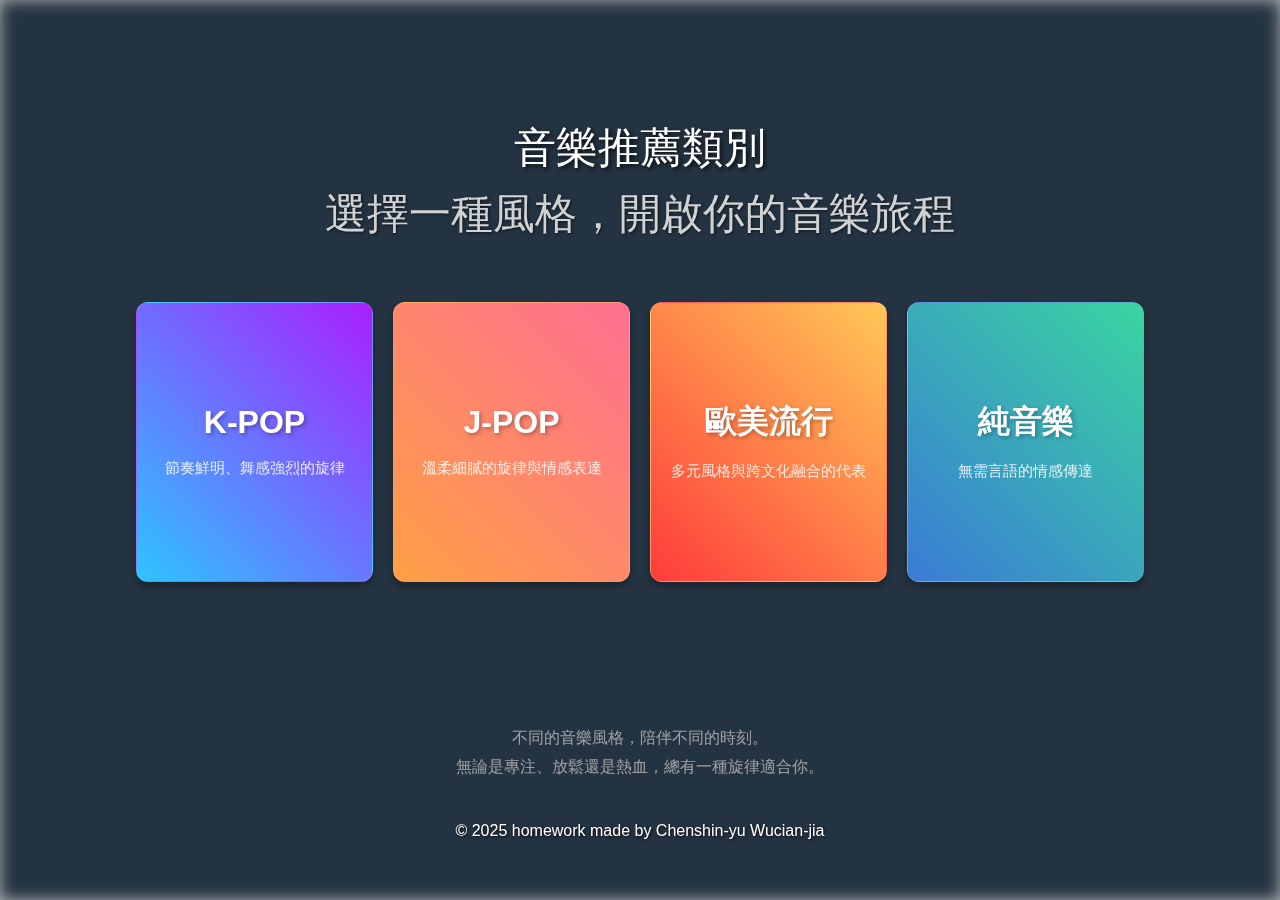
<file: index.html>
<!DOCTYPE html>
<html lang="zh-Hant">
    <head>
        <meta charset="utf-8">
        <title>音樂推薦</title>
        <link rel="stylesheet" href="style1.css">
        <link rel="preconnect" href="https://fonts.googleapis.com">
        <link rel="preconnect" href="https://fonts.gstatic.com" crossorigin>
        <link href="https://fonts.googleapis.com/css2?family=Noto+Sans+TC:wght@400;700&display=swap" rel="stylesheet">
    </head>
<body>
  <div class="bg-container">
    <section class="style-section">
      <div class="section-title">
        音樂推薦類別
        <div class="section-subtitle">
          選擇一種風格，開啟你的音樂旅程
        </div>
      </div>
      <div class="style-grid">
        
        <!-- K-POP 卡片 -->
        <a href="kpop.html" class="style-link">
          <div class="style-card kpop">
            <div class="style-name">K-POP</div>
            <div class="style-desc">節奏鮮明、舞感強烈的旋律</div>
          </div>
        </a>

        <!-- J-POP 卡片 -->
        <a href="jpop.html" class="style-link">
          <div class="style-card jpop">
            <div class="style-name">J-POP</div>
            <div class="style-desc">溫柔細膩的旋律與情感表達</div>
          </div>
        </a>

        <!-- 歐美流行 卡片 -->
        <a href="westernpop.html" class="style-link">
          <div class="style-card western">
            <div class="style-name">歐美流行</div>
            <div class="style-desc">多元風格與跨文化融合的代表</div>
          </div>
        </a>

        <!-- 純音樂 卡片 -->
        <a href="instrumental.html" class="style-link">
          <div class="style-card instrumental">
            <div class="style-name">純音樂</div>
            <div class="style-desc">無需言語的情感傳達</div>
          </div>
        </a>


      </div>
    </section>
    <div class="bottom-area">
      <div class="intro-box">
        不同的音樂風格，陪伴不同的時刻。<br>
        無論是專注、放鬆還是熱血，總有一種旋律適合你。
      </div>
    <div class="footer">© 2025 homework made by Chenshin-yu Wucian-jia</div>
  </div>
</body>
</html>
</file>
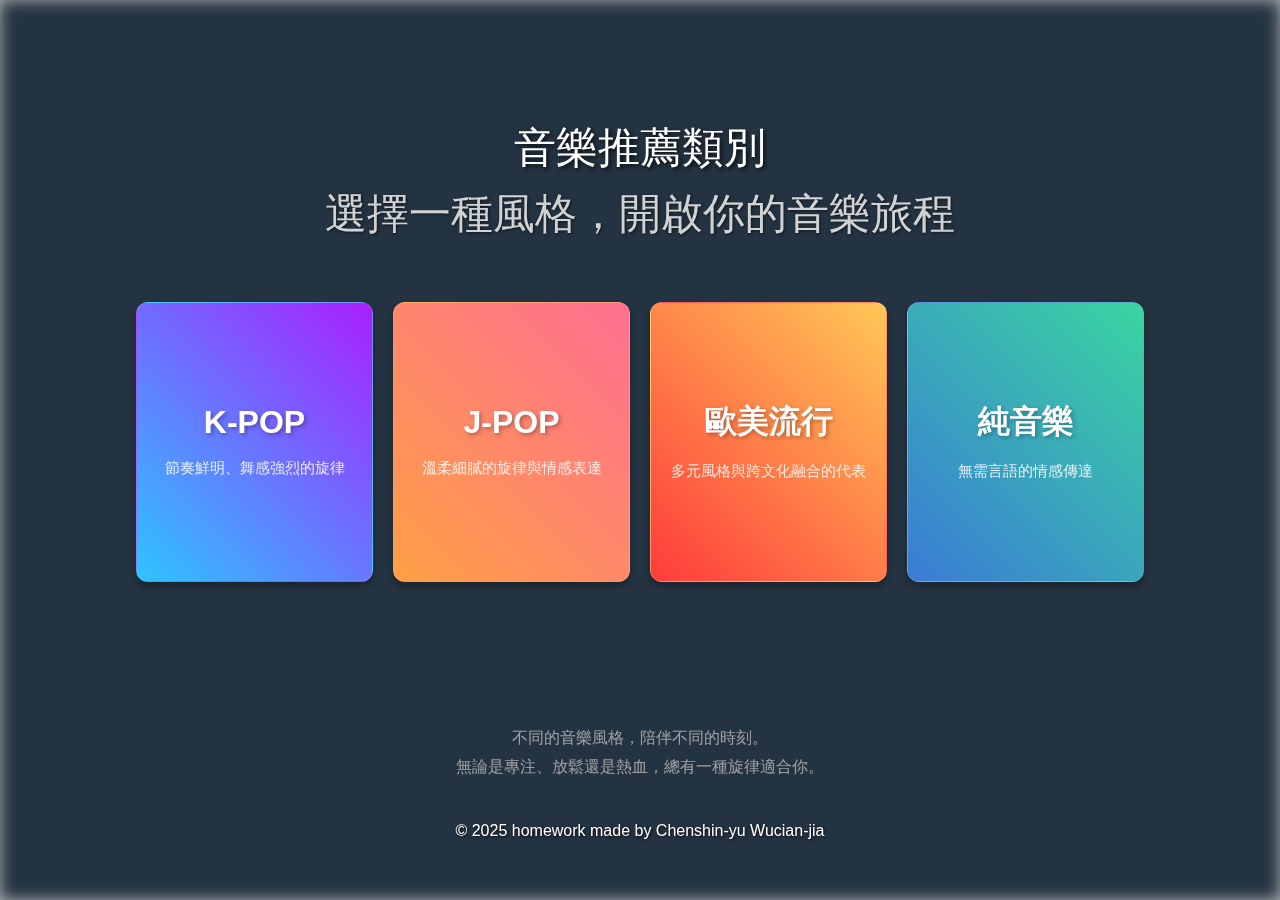
<file: HTML/index.html>
<!DOCTYPE html>
<html lang="zh-Hant">
    <head>
        <meta charset="utf-8">
        <title>音樂推薦</title>
        <link rel="stylesheet" href="CSS/style1.css">
        <link rel="preconnect" href="https://fonts.googleapis.com">
        <link rel="preconnect" href="https://fonts.gstatic.com" crossorigin>
        <link href="https://fonts.googleapis.com/css2?family=Noto+Sans+TC:wght@400;700&display=swap" rel="stylesheet">
    </head>
<body>
  <div class="bg-container">
    <section class="style-section">
      <div class="section-title">
        音樂推薦類別
        <div class="section-subtitle">
          選擇一種風格，開啟你的音樂旅程
        </div>
      </div>
      <div class="style-grid">
        
        <!-- K-POP 卡片 -->
        <a href="kpop.html" class="style-link">
          <div class="style-card kpop">
            <div class="style-name">K-POP</div>
            <div class="style-desc">節奏鮮明、舞感強烈的旋律</div>
          </div>
        </a>

        <!-- J-POP 卡片 -->
        <a href="jpop.html" class="style-link">
          <div class="style-card jpop">
            <div class="style-name">J-POP</div>
            <div class="style-desc">溫柔細膩的旋律與情感表達</div>
          </div>
        </a>

        <!-- 歐美流行 卡片 -->
        <a href="westernpop.html" class="style-link">
          <div class="style-card western">
            <div class="style-name">歐美流行</div>
            <div class="style-desc">多元風格與跨文化融合的代表</div>
          </div>
        </a>

        <!-- 純音樂 卡片 -->
        <a href="instrumental.html" class="style-link">
          <div class="style-card instrumental">
            <div class="style-name">純音樂</div>
            <div class="style-desc">無需言語的情感傳達</div>
          </div>
        </a>


      </div>
    </section>
    <div class="bottom-area">
      <div class="intro-box">
        不同的音樂風格，陪伴不同的時刻。<br>
        無論是專注、放鬆還是熱血，總有一種旋律適合你。
      </div>
    <div class="footer">© 2025 homework made by Chenshin-yu Wucian-jia</div>
  </div>
</body>
</html>
</file>
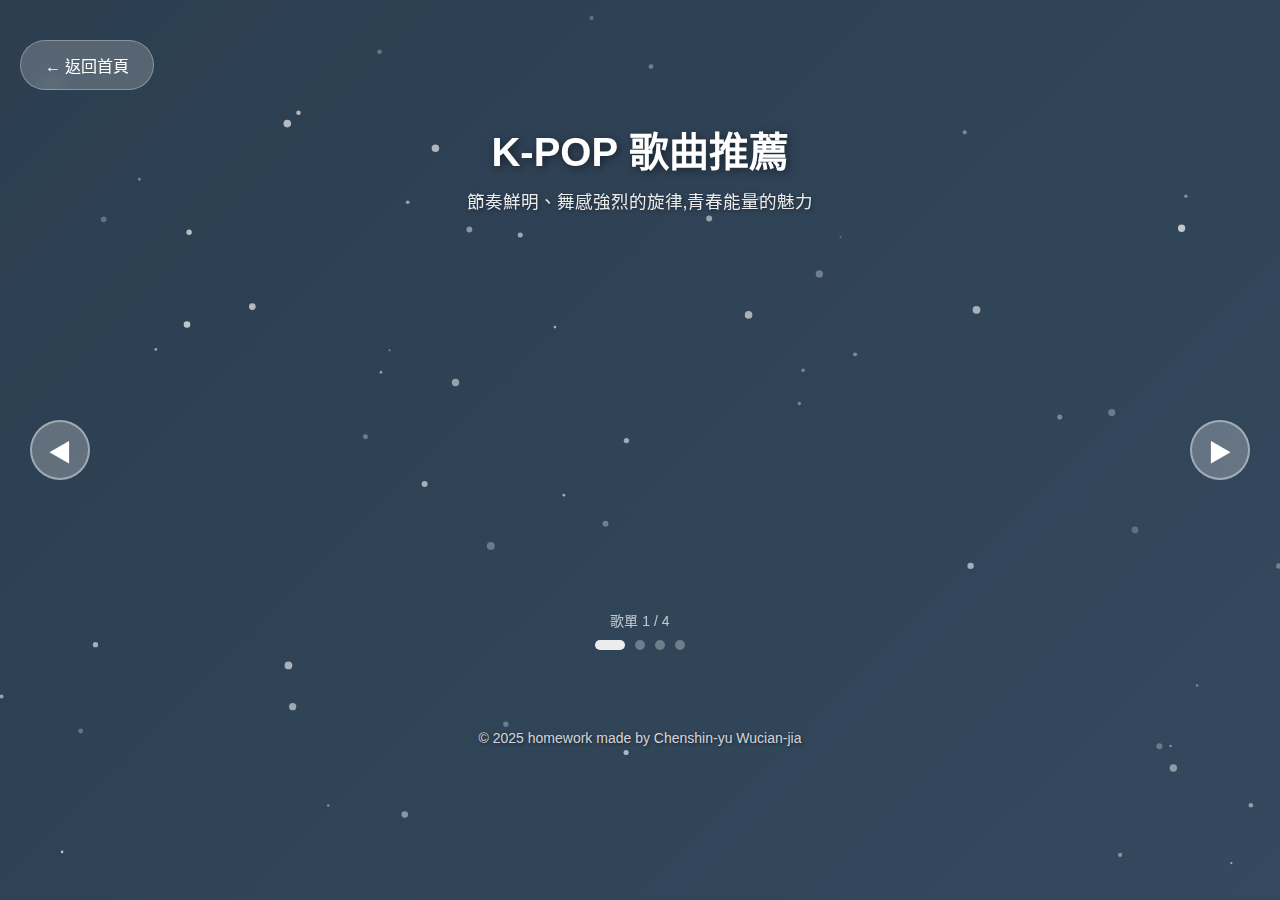
<file: HTML/kpop.html>
<!DOCTYPE html>
<html lang="zh-TW">
<head>
  <meta charset="UTF-8">
  <meta name="viewport" content="width=device-width, initial-scale=1.0">
  <title>K-POP 推薦歌單</title>
  <style>
    * {
      margin: 0;
      padding: 0;
      box-sizing: border-box;
    }

    body {
      font-family: 'Segoe UI', Tahoma, Geneva, Verdana, sans-serif;
      color: #333;
      background: linear-gradient(135deg, #2C3E50 0%, #34495E 100%);
      min-height: 100vh;
      position: relative;
      overflow-x: hidden;
    }

    /* 背景粒子畫布 */
    #particles {
      position: fixed;
      top: 0;
      left: 0;
      width: 100%;
      height: 100%;
      z-index: 0;
      pointer-events: none;
    }

    /* 內容容器 */
    .content {
      padding: 40px 0px;
      max-width: 1400px;
      margin: 0 auto;
      position: relative;
      z-index: 1;
    }

    /* 歌單容器包裝 */
    .songs-container {
      position: relative;
      padding: 0 100px;  /* ⭐ 增加左右 padding 避免被箭頭遮住 */
      margin-bottom: 40px;
    }

    /* 左右切換箭頭 */
    .nav-arrow {
      position: fixed;
      top: 50%;
      transform: translateY(-50%);
      width: 60px;
      height: 60px;
      background: rgba(255, 255, 255, 0.25);
      backdrop-filter: blur(15px);
      border: 2px solid rgba(255, 255, 255, 0.4);
      border-radius: 50%;
      display: flex;
      align-items: center;
      justify-content: center;
      cursor: pointer;
      transition: all 0.3s ease;
      z-index: 100;
      color: white;
      font-size: 24px;
      text-decoration: none;
    }

    .nav-arrow:hover {
      background: rgba(255, 255, 255, 0.4);
      transform: translateY(-50%) scale(1.1);
      box-shadow: 0 6px 20px rgba(0, 0, 0, 0.3);
    }

    .nav-arrow.left {
      left: 30px;
    }

    .nav-arrow.right {
      right: 30px;
    }

    /* 當前歌單指示器 */
    .playlist-indicator {
      text-align: center;
      margin-top: 30px;
      color: rgba(255, 255, 255, 0.7);
      font-size: 14px;
    }

    .playlist-dots {
      display: flex;
      gap: 10px;
      justify-content: center;
      margin-top: 10px;
    }

    .dot {
      width: 10px;
      height: 10px;
      border-radius: 50%;
      background: rgba(255, 255, 255, 0.3);
      transition: all 0.3s ease;
    }

    .dot.active {
      background: rgba(255, 255, 255, 0.9);
      width: 30px;
      border-radius: 5px;
    }

    /* 返回按鈕 */
    .back-btn {
      display: inline-block;
      color: white;
      text-decoration: none;
      padding: 12px 24px;
      background: rgba(255, 255, 255, 0.2);
      border-radius: 25px;
      margin-bottom: 30px;
      margin-left: 20px;
      transition: all 0.3s;
      backdrop-filter: blur(10px);
      border: 1px solid rgba(255, 255, 255, 0.3);
      font-weight: 500;
    }

    .back-btn:hover {
      background: rgba(255, 255, 255, 0.3);
      transform: translateY(-2px);
      box-shadow: 0 4px 12px rgba(0, 0, 0, 0.2);
    }

    /* 頁面標題 */
    .page-title {
      font-size: 2.5em;
      color: white;
      text-align: center;
      margin-bottom: 10px;
      text-shadow: 2px 2px 8px rgba(0, 0, 0, 0.5);
      font-weight: 700;
    }

    .page-subtitle {
      text-align: center;
      color: rgba(255, 255, 255, 0.9);
      margin-bottom: 50px;
      font-size: 1.1em;
      text-shadow: 1px 1px 4px rgba(0, 0, 0, 0.5);
    }

    /* 歌曲卡片容器 */
    .songs-grid {
      display: grid;
      grid-template-columns: repeat(6, 1fr);
      gap: 30px;
      padding: 0 10px 20px 10px;
      max-width: 1600px;
      margin: 0 auto;
    }

    /* 單個歌曲卡片 */
    .song-card {
      background: rgba(255, 255, 255, 0.95);
      border-radius: 20px;
      overflow: hidden;
      cursor: pointer;
      transition: all 0.3s ease;
      box-shadow: 0 8px 24px rgba(0, 0, 0, 0.2);
      position: relative;
      width: 100%;
      opacity: 0;
      transform: translateY(30px);
      animation: fadeInUp 0.6s ease forwards;
    }

    /* 卡片進場動畫 */
    @keyframes fadeInUp {
      to {
        opacity: 1;
        transform: translateY(0);
      }
    }

    /* 為每張卡片設定不同的延遲 */
    .song-card:nth-child(1) { animation-delay: 0.1s; }
    .song-card:nth-child(2) { animation-delay: 0.2s; }
    .song-card:nth-child(3) { animation-delay: 0.3s; }
    .song-card:nth-child(4) { animation-delay: 0.4s; }
    .song-card:nth-child(5) { animation-delay: 0.5s; }
    .song-card:nth-child(6) { animation-delay: 0.6s; }

    .song-card:hover {
      transform: translateY(-8px);
      box-shadow: 0 12px 32px rgba(0, 0, 0, 0.3);
    }

    /* 封面圖片容器 */
    .song-cover-container {
      position: relative;
      width: 100%;
      padding-top: 100%; /* 1:1 比例 */
      overflow: hidden;
    }

    .song-cover {
      position: absolute;
      top: 0;
      left: 0;
      width: 100%;
      height: 100%;
      object-fit: cover;
      transition: transform 0.3s ease;
    }

    .song-card:hover .song-cover {
      transform: scale(1.05);
    }

    /* 播放按鈕覆蓋層 */
    .play-overlay {
      position: absolute;
      top: 0;
      left: 0;
      width: 100%;
      height: 100%;
      background: rgba(0, 0, 0, 0.3);
      display: flex;
      align-items: center;
      justify-content: center;
      opacity: 0;
      transition: opacity 0.3s ease;
    }

    .song-card:hover .play-overlay {
      opacity: 1;
    }

    .play-btn-large {
      width: 60px;
      height: 60px;
      border-radius: 50%;
      background: rgba(255, 255, 255, 0.95);
      border: none;
      color: #2C3E50;
      font-size: 24px;
      cursor: pointer;
      display: flex;
      align-items: center;
      justify-content: center;
      transition: all 0.2s;
      box-shadow: 0 4px 12px rgba(0, 0, 0, 0.3);
    }

    .play-btn-large:hover {
      transform: scale(1.1);
      background: white;
    }

    /* 歌曲編號標籤 */
    .song-number-tag {
      position: absolute;
      top: 12px;
      left: 12px;
      background: rgba(0, 0, 0, 0.7);
      color: white;
      width: 32px;
      height: 32px;
      border-radius: 50%;
      display: flex;
      align-items: center;
      justify-content: center;
      font-weight: bold;
      font-size: 14px;
      z-index: 1;
      backdrop-filter: blur(5px);
    }

    /* 歌曲資訊區域 */
    .song-info-area {
      padding: 20px;
    }

    .song-title {
      font-size: 16px;
      font-weight: 600;
      margin-bottom: 6px;
      color: #222;
      overflow: hidden;
      text-overflow: ellipsis;
      display: -webkit-box;
      -webkit-line-clamp: 2;
      -webkit-box-orient: vertical;
      line-height: 1.4;
      min-height: 2.8em;
    }

    .song-artist {
      color: #666;
      font-size: 14px;
      margin-bottom: 10px;
      overflow: hidden;
      text-overflow: ellipsis;
      white-space: nowrap;
    }

    .song-duration {
      color: #999;
      font-size: 13px;
      display: flex;
      align-items: center;
      gap: 5px;
    }

    .song-duration::before {
      content: '🎵';
      font-size: 12px;
    }

    /* 底部版權 */
    .footer {
      text-align: center;
      color: rgba(255, 255, 255, 0.8);
      padding: 40px 20px 20px;
      text-shadow: 1px 1px 3px rgba(0, 0, 0, 0.5);
      font-size: 14px;
    }

    /* 響應式設計 */
    /* 平板：3個一排 */
    @media (max-width: 1200px) {
      .songs-grid {
        grid-template-columns: repeat(3, 1fr);
        gap: 24px;
      }

      .songs-container {
        padding: 0 80px;  /* ⭐ 平板時稍微減少 padding */
      }
    }

    /* 手機：2個一排 */
    @media (max-width: 768px) {
      .songs-grid {
        grid-template-columns: repeat(2, 1fr);
        gap: 20px;
      }

      .songs-container {
        padding: 0 60px;  /* ⭐ 手機時再減少 padding */
      }

      .nav-arrow {
        width: 50px;
        height: 50px;
        font-size: 20px;
      }

      .nav-arrow.left {
        left: 15px;
      }

      .nav-arrow.right {
        right: 15px;
      }

      .page-title {
        font-size: 2em;
      }

      .song-info-area {
        padding: 15px;
      }

      .song-title {
        font-size: 14px;
      }

      .song-artist {
        font-size: 13px;
      }
    }

    /* 小手機：更小的箭頭 */
    @media (max-width: 480px) {
      .songs-container {
        padding: 0 50px;  /* ⭐ 小手機時更少 padding */
      }

      .nav-arrow {
        width: 40px;
        height: 40px;
        font-size: 18px;
      }

      .nav-arrow.left {
        left: 10px;
      }

      .nav-arrow.right {
        right: 10px;
      }

      .songs-grid {
        gap: 16px;
      }
    }
  </style>
</head>
<body>
  <!-- 背景粒子容器 -->
  <canvas id="particles"></canvas>

  <!-- 左右切換箭頭 -->
  <a href="instrumental.html" class="nav-arrow left" title="上一個歌單">
    ◀
  </a>
  <a href="jpop.html" class="nav-arrow right" title="下一個歌單">
    ▶
  </a>

  <div class="content">
    <a href="index.html" class="back-btn">← 返回首頁</a>
    
    <h1 class="page-title">K-POP 歌曲推薦</h1>
    <p class="page-subtitle">節奏鮮明、舞感強烈的旋律,青春能量的魅力</p>

    <div class="songs-container">
      <div class="songs-grid" id="songsGrid">
      <!-- 歌曲 1 -->
      <div class="song-card" onclick="window.location.href='music-player.html?playlist=kpop&songs=1'">
        <div class="song-cover-container">
          <div class="song-number-tag">01</div>
          <img src="images/1.webp" class="song-cover" alt="封面">
          <div class="play-overlay">
            <button class="play-btn-large">▶</button>
          </div>
        </div>
        <div class="song-info-area">
          <div class="song-title">나란히 (Side By Side)</div>
          <div class="song-artist">비와이 (BewhY)</div>
          <div class="song-duration">2:41</div>
        </div>
      </div>

      <!-- 歌曲 2 -->
      <div class="song-card" onclick="window.location.href='music-player.html?playlist=kpop&songs=2'">
        <div class="song-cover-container">
          <div class="song-number-tag">02</div>
          <img src="images/2.jpg" class="song-cover" alt="封面">
          <div class="play-overlay">
            <button class="play-btn-large">▶</button>
          </div>
        </div>
        <div class="song-info-area">
          <div class="song-title">CLIK CLAK</div>
          <div class="song-artist">BABYMONSTER</div>
          <div class="song-duration">2:58</div>
        </div>
      </div>

      <!-- 歌曲 3 -->
      <div class="song-card" onclick="window.location.href='music-player.html?playlist=kpop&songs=3'">
        <div class="song-cover-container">
          <div class="song-number-tag">03</div>
          <img src="images/3.jpg" class="song-cover" alt="封面">
          <div class="play-overlay">
            <button class="play-btn-large">▶</button>
          </div>
        </div>
        <div class="song-info-area">
          <div class="song-title">잘 알지도 못하면서 (Without Knowing It All)</div>
          <div class="song-artist">김예림 (Lim Kim)</div>
          <div class="song-duration">5:18</div>
        </div>
      </div>

      <!-- 歌曲 4 -->
      <div class="song-card" onclick="window.location.href='music-player.html?playlist=kpop&songs=4'">
        <div class="song-cover-container">
          <div class="song-number-tag">04</div>
          <img src="images/4.jpg" class="song-cover" alt="封面">
          <div class="play-overlay">
            <button class="play-btn-large">▶</button>
          </div>
        </div>
        <div class="song-info-area">
          <div class="song-title">청춘찬가</div>
          <div class="song-artist">세븐틴 (SEVENTEEN)</div>
          <div class="song-duration">4:00</div>
        </div>
      </div>

      <!-- 歌曲 5 -->
      <div class="song-card" onclick="window.location.href='music-player.html?playlist=kpop&songs=5'">
        <div class="song-cover-container">
          <div class="song-number-tag">05</div>
          <img src="images/5.webp" class="song-cover" alt="封面">
          <div class="play-overlay">
            <button class="play-btn-large">▶</button>
          </div>
        </div>
        <div class="song-info-area">
          <div class="song-title">나비소녀 (Don't Go)</div>
          <div class="song-artist">EXO</div>
          <div class="song-duration">3:34</div>
        </div>
      </div>

      <!-- 歌曲 6 -->
      <div class="song-card" onclick="window.location.href='music-player.html?playlist=kpop&songs=6'">
        <div class="song-cover-container">
          <div class="song-number-tag">06</div>
          <img src="images/6.jpg" class="song-cover" alt="封面">
          <div class="play-overlay">
            <button class="play-btn-large">▶</button>
          </div>
        </div>
        <div class="song-info-area">
          <div class="song-title">Girls Never Die</div>
          <div class="song-artist">tripleS (트리플에스)</div>
          <div class="song-duration">3:44</div>
        </div>
      </div>
      </div>
    </div>

    <!-- 歌單指示器 -->
    <div class="playlist-indicator">
      <p>歌單 1 / 4</p>
      <div class="playlist-dots">
        <div class="dot active"></div>
        <div class="dot"></div>
        <div class="dot"></div>
        <div class="dot"></div>
      </div>
    </div>
  </div>

  <div class="footer">© 2025 homework made by Chenshin-yu Wucian-jia</div>

  <script>
    // ========== 背景粒子效果 ==========
    const canvas = document.getElementById('particles');
    const ctx = canvas.getContext('2d');

    canvas.width = window.innerWidth;
    canvas.height = window.innerHeight;

    let particles = [];
    const particleCount = 60;

    class Particle {
      constructor() {
        this.x = Math.random() * canvas.width;
        this.y = Math.random() * canvas.height;
        this.size = Math.random() * 3 + 1;
        this.speedX = Math.random() * 0.5 - 0.25;
        this.speedY = Math.random() * 0.5 - 0.25;
        this.opacity = Math.random() * 0.5 + 0.2;
      }

      update() {
        this.x += this.speedX;
        this.y += this.speedY;

        if (this.x > canvas.width) this.x = 0;
        if (this.x < 0) this.x = canvas.width;
        if (this.y > canvas.height) this.y = 0;
        if (this.y < 0) this.y = canvas.height;
      }

      draw() {
        ctx.fillStyle = `rgba(255, 255, 255, ${this.opacity})`;
        ctx.beginPath();
        ctx.arc(this.x, this.y, this.size, 0, Math.PI * 2);
        ctx.fill();
      }
    }

    function init() {
      particles = [];
      for (let i = 0; i < particleCount; i++) {
        particles.push(new Particle());
      }
    }

    function animate() {
      ctx.clearRect(0, 0, canvas.width, canvas.height);
      
      particles.forEach(particle => {
        particle.update();
        particle.draw();
      });

      requestAnimationFrame(animate);
    }

    init();
    animate();

    window.addEventListener('resize', () => {
      canvas.width = window.innerWidth;
      canvas.height = window.innerHeight;
      init();
    });
  </script>
</body>
</html>
</file>
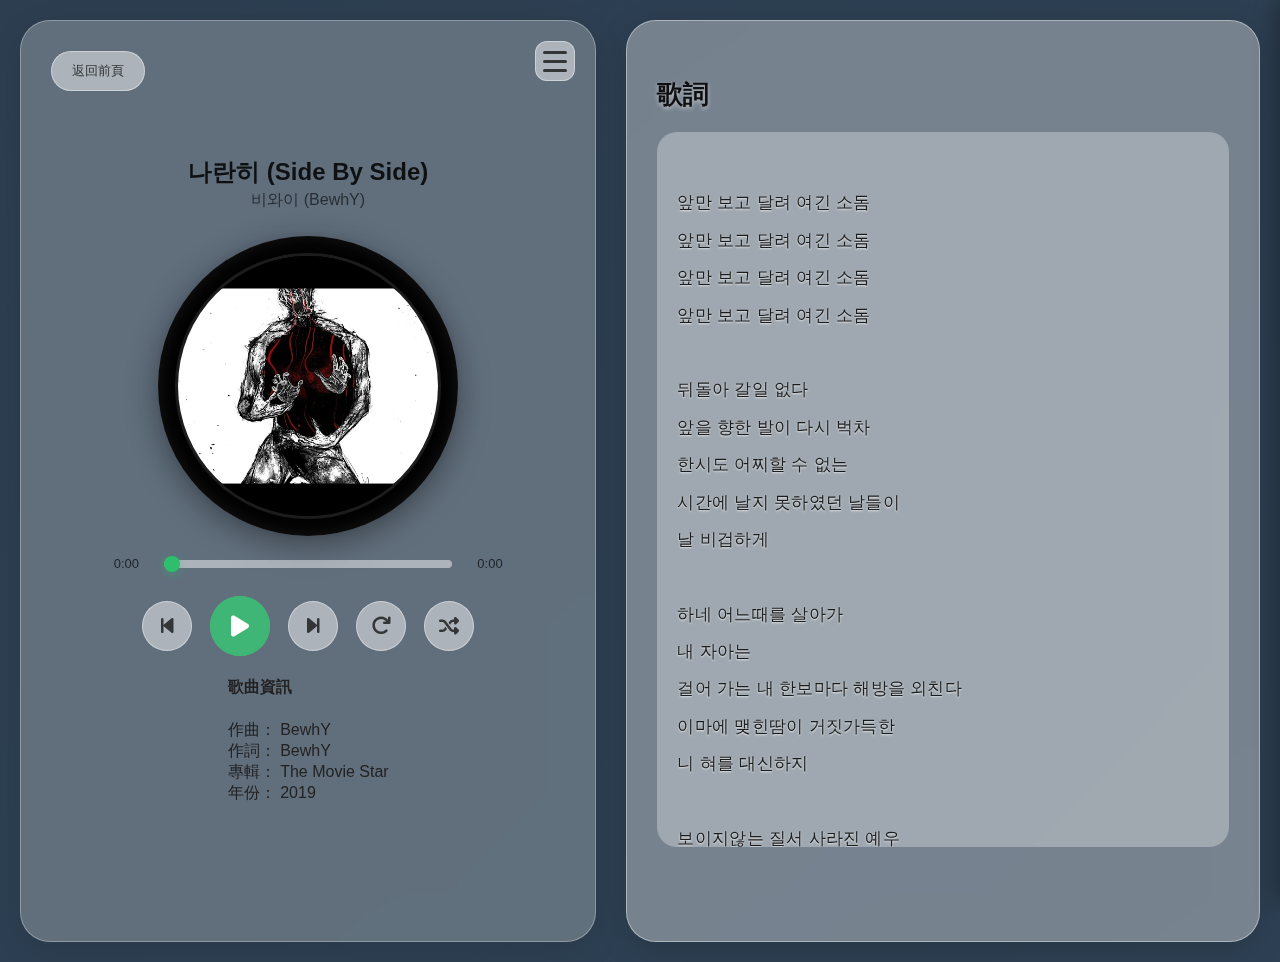
<file: HTML/music-player.html>
<!DOCTYPE html>
<html lang="zh-Hant">
<head>
    <meta charset="UTF-8">
    <meta name="viewport" content="width=device-width, initial-scale=1.0">
    <title>Music Player</title>
    <link rel="stylesheet" href="CSS/style.css">
    <link rel="stylesheet" href="https://cdnjs.cloudflare.com/ajax/libs/font-awesome/6.5.0/css/all.min.css"/>
</head>

<body>
<!-- 遮罩層 -->
<div class="overlay" id="overlay"></div>

<!-- 側邊選單 -->
<div class="sidebar-menu" id="sidebarMenu">
    <div class="sidebar-header">
        <h2>播放列表</h2>
        <p id="playlistName">韓文歌單</p>
    </div>
    <div class="playlist-items" id="playlistItems">
        <!-- 歌單項目將由 JavaScript 動態生成 -->
    </div>
</div>

<div class="music-page">
    <div class="player">
        <!-- 漢堡選單按鈕 -->
        <button class="hamburger-btn" id="hamburgerBtn">
            <span class="hamburger-line"></span>
            <span class="hamburger-line"></span>
            <span class="hamburger-line"></span>
        </button>

        <button class="back-btn" id="backBtn">返回前頁</button>
        <div class="album">
            <h2 class="song-title" id="songTitle">載入中...</h2>
            <p class="artist-name" id="artistName">載入中...</p>
            <div class="album-box" id="albumBox">
                <div class="album-bg"></div>
                <img id="cover" class="album-cover" src="" alt="album cover">
                <div class="vinyl-center"></div>
            </div>

            <audio id="player" src=""></audio>

            <div class="progress-row">
                <div id="currentTime" class="time">0:00</div>
                <input id="progress" class="progress-bar" type="range" min="0" max="100" value="0" step="0.1">
                <div id="durationTime" class="time">0:00</div>
            </div>
        </div>

        <div class="controls">
            <button id="prevBtn" class="btn" title="上一首"><i class="fas fa-step-backward"></i></button>
            <button id="playBtn" class="btn" title="播放/暫停"><i class="fas fa-play"></i></button>
            <button id="nextBtn" class="btn" title="下一首"><i class="fas fa-step-forward"></i></button>
            <button id="repeatBtn" class="btn" title="單曲循環"><i class="fas fa-redo"></i></button>
            <button id="shuffleBtn" class="btn" title="隨機播放"><i class="fas fa-random"></i></button>
        </div>

        <!-- 歌曲資訊區塊 -->
        <div class="song-credits">
            <h4>歌曲資訊</h4>
            <div class="credit-item">
                <span class="credit-label">作曲：</span>
                <span class="credit-value" id="creditComposer">-</span>
            </div>
            <div class="credit-item">
                <span class="credit-label">作詞：</span>
                <span class="credit-value" id="creditLyricist">-</span>
            </div>
            <div class="credit-item">
                <span class="credit-label">專輯：</span>
                <span class="credit-value" id="creditAlbum">-</span>
            </div>
            <div class="credit-item">
                <span class="credit-label">年份：</span>
                <span class="credit-value" id="creditYear">-</span>
            </div>
            <a href="#" id="youtubeLink" class="youtube-link" target="_blank">
                <i class="fab fa-youtube"></i>
                在 YouTube 上觀看
            </a>
        </div>
    </div>

    <div class="lyrics">
        <h3>歌詞</h3>
        <div class="lyrics-content" id="lyricsContent">
            <p>載入中...</p>
        </div>
    </div>
</div>

<script>
// 歌曲資料庫
const playlist = {
    kpop: {
        name: "韓文歌單",
        songs:{
            1: {
                title: "나란히 (Side By Side)",
                artist: "비와이 (BewhY)",
                cover: "images/1.webp",
                audio: "https://github.com/yuki-yunier/Music/raw/refs/heads/main/song1.mp3",
                duration: "2:42",
                credits: {
                    composer: "BewhY",
                    lyricist: "BewhY",
                    album: "The Movie Star",
                    year: "2019"
                },
                lyrics:`
                앞만 보고 달려 여긴 소돔
                앞만 보고 달려 여긴 소돔
                앞만 보고 달려 여긴 소돔
                앞만 보고 달려 여긴 소돔

                뒤돌아 갈일 없다
                앞을 향한 발이 다시 벅차
                한시도 어찌할 수 없는
                시간에 날지 못하였던 날들이
                날 비겁하게

                하네 어느때를 살아가
                내 자아는
                걸어 가는 내 한보마다 해방을 외친다
                이마에 맺힌땀이 거짓가득한
                니 혀를 대신하지

                보이지않는 질서 사라진 예우
                기억은 없어 잊혀진 내음
                뒤에서만 생기는 미움
                가져야만 하지 나의 힘

                빛이 있는 곳을 향하니
                그림자는 내 등을 따르지
                넌 있지못해 가만히
                유혹은 옆에 나란히

                넌 가지려해
                난 도망쳐 널

                의심 안에서
                감추곤 했던
                소란스러운

                욕망이 날 괴롭게해
                널 사랑하게 나둬버린 나의 본능
                그 옆에는 유혹이 언제나 나란히

                나란히
                나란히

                의심 옆엔 유혹이 또

                나란히
                나란히
                나란히

                의심 옆엔 유혹이 또

                앞만보고 달려 여긴 소돔
                앞만보고 달려 여긴 소돔
                앞만보고 달려 여긴 소돔
                앞만보고 달려 여긴 소돔

                두렴으로 영근 의심은 버릇
                여전히 병든 시간은 첨부터
                잘못된 것 같아 전부
                이제는 내게서 삭제된 엄두

                계속 악해져만 가는
                관념과 사상
                너가 환영 받았던
                때는 지나간 시간이돼
                너에겐 상처만 남아

                넌 가지려해
                난 도망쳐 널

                의심 안에서
                감추곤 했던
                소란스러운

                욕망이 날 괴롭게해
                널 사랑하게 나둬버린 나의 본능
                그 옆에는 유혹이 언제나 나란히

                나란히
                나란히

                의심 옆엔 유혹이 또

                나란히
                나란히
                나란히

                의심 옆엔 유혹이 또`
            },
            2: {
                title: "CLIK CLAK",
                artist: "BABYMONSTER",
                cover: "images/2.jpg",
                audio: "https://github.com/yuki-yunier/Music/raw/refs/heads/main/song2.mp3",
                duration: "2:58",
                credits: {
                    composer: "Ricky Luna, Rolando Luna, Keith Bykoff, Malaynah",
                    lyricist: "Malaynah, Ricky Luna, Rolando Luna, CHOICE37, MASTA WU",
                    album: "Drip",
                    year: "2024"
                },
                lyrics:`
                Huh
                Hey hey hey hey
                CLIK CLAK heels tap
                Walkin' with my hips back
                Money CLIK CLAK
                CLIK CLAK CLIK CLAK CLIK CLAK
                Spending money charge charge charge
                Who be livin' large large large
                Walking like a boss boss boss
                We make 'em talk talk talk talk
                I need a van to hold all my bags
                Always the first and never the last
                Here with my girls we step on the scene
                We do it big you know what I mean
                If I say which one looks better
                You say both (both) both (both)
                I'm bad from any angle
                Hit that pose (pose) pose (pose)
                Matching tennis bracelets
                Baby blue water vacations
                I'll admit that I'm so vicious
                No I ain't the one to play with
                Everybody wanna know oh oh
                Bitty burning up the show oh oh
                Eenie meenie miney moe
                Catch 'em by the toe
                You ain't even no
                I'ma let it go
                CLIK CLAK heels tap
                Walkin' with my hips back
                Money CLIK CLAK
                CLIK CLAK CLIK CLAK CLIK CLAK
                Spending money charge charge charge
                Who be livin' large large large
                Walking like a boss boss boss
                We make 'em talk talk talk talk
                CLIK CLAK heels tap
                Walkin' with my hips back
                Money CLIK CLAK
                CLIK CLAK CLIK CLAK CLIK
                Walking like a boss boss boss
                We make 'em talk talk talk talk
                Get back whip that they mad
                Clap clap bring that ASAP
                If they all up in their feelings that's too bad
                I be laughing to the bank in my Maybach
                Left hand kiss that big rock
                Tunnel vision twenty twenty top notch
                Spent a milly on some fits I'm so hot
                Put some ice on my wrist that's water
                I'm on it on it got it flaunt it
                Got your world in my pocket
                Zero hundred like Ferrari
                Hit the gas
                Who gon' stop me
                You love when BABYMONSTER hits
                Cartier stacked up on my wrist
                Flip my hair and blow a kiss
                Not a dentist but I'm flossin' sis
                CLIK CLAK heels tap
                CLIK CLAK heels tap
                CLIK CLAK heels tap
                Mmmmm
                CLIK CLIK CLAK heels tap
                CLIK CLAK heels tap
                CLIK CLAK heels tap
                Mmmmm
                CLIK CLIK CLAK heels tap
                Walkin' with my hips back
                Money CLIK CLAK CLIK CLAK CLIK CLAK
                CLIK CLIK CLAK heels tap
                Walkin' with my hips back
                Money CLIK CLAK CLIK CLAK
                Ain't looking back
                Let's take the lead
                Go head ladies
                Go head ladies
                Ain't looking back
                Let's take the lead
                Go head ladies
                Go head ladies
                Here we go`
            },
            3: {
                title: "잘 알지도 못하면서(Without Knowing It All)",
                artist: "김예림(Lim Kim)",
                cover: "images/3.jpg",
                audio: "https://github.com/yuki-yunier/Music/raw/refs/heads/main/song3.mp3",
                duration: "5:18",
                credits: {
                    composer: "unknow",
                    lyricist: "unknow",
                    album: "Goodbye 20",
                    year: "2013"
                },
                lyrics:`
                잘 알지도 못하면서
                明明什麼也不懂
                다 알지도 못하면서
                明明什麼都不懂
                왜 매번 날 다그치기만 해
                為什麼每次都只是向著我追究

                내가 아닌 날 말하고
                我否定著
                내가 없는 진실들로 
                用那些對我來說不屬實的
                그렇게 날 다그치기만 해
                那樣的來向我追究

                어디에도 내 쉴 곳은 없네
                不管是哪裡都沒有我可以歇息的地方
                길 잃은 어린 소녀의 노래
                迷路少女的歌
                익숙해진 두려움과
                和逐漸熟悉的黑暗
                몸에 베인 침묵 속에
                身在被劃破的沉默裡
                외로움도 무뎌져만 가네
                寂寥緩緩襲來

                날 미워하지마 (내가 아닌 나를 나인 것처럼)
                不要討厭我 (不像是我的我)
                날 미워하지마 (왜 내가 아닌 나를 나라고 믿어)
                不要討厭我 (為什麼要相信不是我的我)
                날 미워하지마 (날 미워하지 마)
                不要討厭我 (不要討厭我)

                알 수 없는 사람들과
                無法理解的人們
                다른 색의 표정과 말
                以及不同人種的表情和話語
                넌 대체 내게 뭘 원하는데
                你到底希望我怎麼樣呢

                조심스런 맘 졸이며
                小心翼翼那焦急的心
                겨우 한걸음 내딛어
                緩緩的跨出一步
                이 세상이 난 너무 무서워
                這個世界讓我感到非常害怕
                어디에도 내 쉴 곳은 없네
                不管是哪裡都沒有我可以歇息的地方
                (I was off in some empty daydream)
                (I was off in some empty daydream)
                길 잃은 어린 소녀의 노래 
                迷路少女的歌
                (She waved hello silent like a mime)
                (She waved hello silent like a mime)
                익숙해진 두려움과
                和逐漸熟悉的黑暗
                몸에 배인 침묵 속에
                身在被劃破的沉默裡
                외로움도 무뎌져만 가네
                寂寥緩緩襲來

                날 미워하지마 (내가 아닌 나를 나인 것처럼)
                不要討厭我 (不像是我的我)
                날 미워하지마 (왜 내가 아닌 나를 나라고 믿어)
                不要討厭我 (為什麼要相信不是我的我)
                언제부턴가 넌 날 조르고 밀어
                你從什麼時候開始糾纏著我又推開我
                (No alarms and no surprises, please)
                (No alarms and no surprises, please)

                날 미워하지마 (내가 아닌 나를 나인 것처럼)
                不要討厭我 (不像是我的我)
                날 미워하지마 (왜 내가 아닌 나를 나라고 믿어)
                不要討厭我 (為什麼要相信不是我的我)
                날 미워하지마 (날 미워하지 마)
                不要討厭我 (不要討厭我)

                날 사랑하지마
                不要愛上我

                차가운 새벽 겨울 누군가의 손에 이끌려
                在寒冷的冬日凌晨誰的手被牽著
                이별을 말하지 못하고 
                沒辦法說出分手的話
                멀리 낯선 하늘 아래 놓여진
                被放逐在遠遠地陌生天空下

                익숙하지 않은 사람들 거대한 세상의 분노에
                在巨大世界的憤怒裡無法熟悉的人們
                나는 나를 지켜야 했어
                我必須守護我自己
                그렇게 나를 지켜내야 했어
                必須要這樣自我保護

                차가운 새벽 겨울 누군가의 손에 이끌려
                在寒冷的冬日凌晨誰的手被牽著
                이별을 말하지 못하고 
                沒辦法說出分手的話
                멀리 낯선 하늘 아래 놓여진
                被放逐在遠遠地陌生天空下

                익숙하지 않은 사람들 거대한 세상의 분노에
                在巨大世界憤怒裡無法熟悉的人們
                나는 나를 지켜야 했어
                我必須守護我自己
                그렇게 나를 지켜내야 했어
                必須要這樣自我保護

                나를 지켜야 했어
                要守護著我才對
                나를 지켜야 했어
                要守護著我才對
                `
            },
            4: {
                title: "청춘찬가",
                artist: "세븐틴 (SEVENTEEN)",
                cover: "images/4.jpg",
                audio: "https://github.com/yuki-yunier/Music/raw/refs/heads/main/song4.mp3",
                duration: "4:00",
                credits: {
                    composer: "Woozi, Bumzu",
                    lyricist: "Woozi, Bumzu",
                    album: "17 IS RIGHT HERE",
                    year: "2024"
                },
                lyrics:`
                어쩌다 보니 처음으로 마주하는 오늘이라서　
                因為是偶然間初次相遇的今天

                사무치게 아픈 말 한마디에　
                即使是狠心留下傷痛的一句話

                내가 더 싫어도 신경 쓰지 말자　
                讓我更加討厭自己，也請別放在心上

                우리 목소리로 어디서라도 부르자　
                用我們的聲音 到任何地方歌唱吧

                청춘찬가　
                青春讚歌

                –

                벨 소리가 울릴 때 겁이 나　
                當鈴聲響起時總是感到害怕

                심장이 먼저 놀라는 요즘　
                最近的心臟 總是先一步受到驚訝

                혼자 지내고 싶고 혼자 있기 싫고　
                想一個人靜靜地待著，卻又討厭獨自一個人

                나도 날 모르겠어　
                我也搞不懂我自己了

                도대체 나의 행복은 어디 있나요　
                究竟我的幸福會在何處呢

                그 누구도 대답해 줄 수 없어　
                沒有任何人能為我解答

                꺼진 폰 화면 속에 비친 내 모습 보며 　
                看著暗去的手機螢幕映出我的模樣

                말할래　
                請告訴我答案吧

                –

                오늘 집에 가는 길에 내게 수고했다고　
                走在今天回家的路上 告訴自己辛苦了

                마냥 쉽지 않았지만 나쁘지 않았다고　
                雖然似乎不太容易 但好像也還不錯

                숨 막히는 세상 속에　
                在令人喘不過氣的世界上

                작은 것 하나에 잠깐 웃었다고　
                因為一件小事 暫時就這樣笑一笑吧

                어쩌다 보니 처음으로 마주하는 오늘이라서　
                因為是偶然間初次相遇的今天

                사무치게 아픈 말 한마디에　
                即使是狠心留下傷痛的一句話

                내가 더 싫어도 신경 쓰지 말자　
                讓我更加討厭自己，也請別放在心上

                우리 목소리로 어디서라도 부르자　
                用我們的聲音 到任何地方歌唱吧

                청춘찬가　
                青春讚歌

                –

                나의 나의 나의　
                我的 我的 我的

                나의 나의 나의　
                我的 我的 我的

                날 감싸준 포근한 이불 이 사소한 따뜻함에　
                包裹在暖和的棉被中 擁著這微小的溫暖

                또 내일을 기다리면서 잠들게　
                又能對明天抱持著期待 緩緩進入睡眠

                –

                내일 아침에 울리는 시끄러운 알람이　
                到了明天一早 響起吵雜的鬧鈴聲

                어제보단 조금만이라도 밉지 않기를　
                哪怕只有一點，也希望能比昨天來的不討厭自己

                숨 막히는 세상 속에　
                在令人喘不過氣的世界上

                이 모든 게 나라서 참 좋을 거야　
                所有的一切有你，真的是太好了呀

                어쩌다 보니 처음으로 마주하는 내일이라도　
                即使是偶然間初次相遇的明天

                사무치게 아픈 말 한마디에　
                狠心地留下傷痛的一句話

                내가 더 싫어도 신경 쓰지 말자　
                讓我更加討厭自己，也請別放在心上

                우리 목소리로 어디서라도 부르자　
                用我們的聲音 到任何地方歌唱吧

                청춘찬가　
                青春讚歌`
            },
            5: {
                title: "나비소녀 (Don't Go)",
                artist: "EXO",
                cover: "images/5.webp",
                audio: "https://github.com/yuki-yunier/Music/raw/refs/heads/main/song5.mp3",
                duration: "3:34",
                credits: {
                    composer: "Jordan Kyle, DK, John Major, Jeffrey Patrick Lewis",
                    lyricist: "Seo Jium (서지음)",
                    album: "The 1st Album 'XOXO' (KISS Ver.)",
                    year: "2013"
                },
                lyrics:`
                조그만 날갯짓 널 향한 이끌림 나에게 따라오라 손짓한 것 같아서
                你小小的翅膀 像是指引我跟隨著你
                애절한 눈빛과 무언의 이야기 가슴에 회오리가 몰아치던 그날 밤
                那晚 哀傷的眼神 未完的故事 如狂風肆虐在你心中

                오묘한 그대의 모습에 넋을 놓고 하나뿐인 영혼을 뺏기고
                你美妙的姿態獨一無二 將我的靈魂也奪去
                그대의 몸짓에 완전히 취해서 숨 쉬는 것조차 잊어버린 나인데
                完全沉醉於你的一顰一笑 讓我忘記了呼吸
                왈츠처럼 사뿐히 앉아 눈을 뗄 수 없어 시선이 자연스레 걸음마다 널 따라가잖아
                華爾滋一般輕盈 我移不開目光 眼神自然地追隨著你的每一步

                날 안내해줘
                請指引我
                yeah 그대가 살고 있는 곳에 나도 함께 데려가줘
                yeah 你在哪生活 請將我一塊帶走
                oh, 세상의 끝이라도 뒤따라갈 테니
                oh, 就算到世界的盡頭 我也會跟隨你

                부디 내 시야에서 벗어나지 말아줘 아침이 와도 사라지지 말아줘 oh
                請別離開我的視線 就算早晨也別消失無蹤 oh
                꿈을 꾸는 걸음 그댄 나만의 아름다운 나비
                踏著夢想的腳步 你是只屬於我的美麗蝴蝶

                oh, woo-hoo-hoo oh yeah- woo-hoo-hoo yeah woo-hoo-hoo

                어디서 왔는지 어디로 가는지 친절히 여기까지 마중을 와준 너
                你從何處來 到何處去 親切的到這來迎接我
                가파른 오르막 깎아진 절벽도 걱정마 무엇도 두려울 것이 없으니
                陡峭的上坡 險峻的懸崖 你不需要擔心害怕

                너는 뽐내 우아한 자태
                你的姿態 如此優雅
                오! 난 몇 번이고 반하고
                oh! 我為你傾倒了一次又一次
                사랑은 이렇게 나도 모르게
                愛情就是如此 總在我尚未發現時
                예고도 없이 불시에 찾아와
                毫無預兆的找上我
                왈츠처럼 사뿐히 앉아 눈을 뗄 수 없어 시선이 자연스레 걸음마다 널 따라가잖아 oh no
                華爾滋一般輕盈 我移不開目光 眼神自然地追隨著你的每一步 oh no

                날 안내해줘
                請指引我
                yeah 그대가 살고 있는 곳에 나도 함께 데려가줘
                yeah 你在哪生活 請將我一塊帶走
                oh, 세상의 끝이라도 뒤따라갈 테니
                oh, 就算到世界的盡頭 我也會跟隨你

                부디 내 시야에서 벗어나지 말아줘 아침이 와도 사라지지 말아줘 oh
                請別離開我的視線 就算早晨也別消失無蹤 oh
                꿈을 꾸는 걸음 그댄 나만의 아름다운 나비
                踏著夢想的腳步 你是只屬於我的美麗蝴蝶

                낯선 곳을 헤맨다 해도 길을 잃어버린대도 누구보다 솔직한 나의 맘을 따를거야
                即使在陌生的地方徘徊 即使流離失所 我也比任何人都坦率的跟隨著心的方向
                조용히 눈에 띄는 몸짓 강하고 부드러운 눈빛
                默默 卻引人目光 溫柔 卻充滿剛強的眼神
                거부할 수 없는 나니까 yeah
                無法抗拒你一切的我 yeah

                날 데려가줘
                請帶我走
                yeah 그대가 살고 있는 곳에 나도 함께 데려가줘
                yeah 你在哪生活 請將我一塊帶走
                oh, 세상의 끝이라도 따라갈게 oh no
                oh, 就算到世界的盡頭 我也會跟隨你

                내 시야에서 벗어나지 말아줘 아침이 와도 사라지지 말아줘 oh
                請別離開我的視線 就算早晨也別消失無蹤 oh
                조그마한 손짓 나의 가슴엔 회오리가 친다
                小小的手勢 便能讓我心颳起狂風

                woo-hoo-hoo, woo-hoo-hoo, woo-hoo-hoo`
            },
            6: {
                title: "Girls Never Die",
                artist: "tripleS(트리플에스)",
                cover: "images/6.jpg",
                audio: "https://github.com/yuki-yunier/Music/raw/refs/heads/main/song6.mp3",
                duration: "3:44",
                credits: {
                    composer: "Jaden Jeong, El Capitxn, Vendors, Maria Marcus",
                    lyricist: "Jaden Jeong",
                    album: "ASSEMBLE24",
                    year: "2024"
                },
                lyrics:`
                Higher now
                Can’t deny Never die
                Higher now
                Can’t deny Never die

                다시 해보자

                Higher now (Yeah)
                Can’t deny Never die (Let’s go)
                Higher now (Hoo)
                Can’t deny Never die (Lets go Yeah)

                La La La La La La La
                끝까지 가볼래 포기는 안 할래 난
                La La La La La La La
                쓰러져도 일어나
                We Go, We High, Go Now
                La La La La La La La
                Girls Never Die 절대 Never Cry

                세상은 늘 화려한 꿈 내 눈이 멀게
                눈부셔 Shine Better
                난 여기 보이지 않겠지 점점
                초라한 내가 싫어
                날 보이기도 싫어

                짙게 화장했던 이유
                필터 꼈던 이유 알겠니
                이젠 알겠니

                La La La La La La La
                끝까지 가볼래 포기는 안 할래 난
                La La La La La La La
                쓰러져도 일어나
                We Go, We High, Go Now
                La La La La La La La
                Girls Never Die 절대 Never Cry

                비켜봐 봐 비켜 핑계는
                우린 본질 속에 진주가 될래
                꿈의 난이도 좀 더 난 높일게
                고통 시련 다듬어 내가 될게

                I’m Just
                이제 조금 알겠어
                I Shine
                왜 날 힘들게 울게만 둔 건지
                Hold Me Closer Broken Myself

                La La La La La La La
                끝까지 가볼래 포기는 안할래 난
                La La La La La La La
                쓰러져도 일어나
                We Go, We High, Go Now
                La La La La La La La
                Girls Never Die 절대 Never Cry

                날 따라와 달라진 날
                하나가 되자
                너의 꿈이 내가 되고
                우리 함께 꾸는 꿈

                두려움 따위다
                함께 있다면은
                이제 무서울 것 없지

                다시 해볼까

                La La La La La La La (Yeah)
                끝까지 가볼래 포기는 안 할래 난
                La La La La La La La (La la whoah)
                쓰러져도 일어나 (Ah)
                We Go, We High, Go Now (So high)
                La La La La La La La
                Girls Never Die 절대 Never Cry (Never cry)

                La La La La La La La 
                Girls Never Die 절대 Never Cry
                La La La La La La La
                끝까지 가볼래 포기는 안 할래
                We Go, We High, Go Now
                La La La La La La La
                Girls Never Die 절대 Never Cry`
            }
        }
    },
    jpop: {
        name: "日文歌單",
        songs: {
            1: {
                title: "言って",
                artist: "ヨルシカ",
                cover: "images/7.jpg",
                audio: "https://github.com/yuki-yunier/Music/raw/refs/heads/main/jpop1.mp3",
                duration: "4:03",
                credits: {
                    composer: "n-buna（ナブナ）",
                    lyricist: "n-buna（ナブナ）",
                    album: "夏草が邪魔をする",
                    year: "2017"
                },
                lyrics:`
                あのね、私実は気付いてるの
                ほら、君がいったこと

                我說呀，我其實已經注意到了
                就是你曾在我身旁一事

                あまり考えたいと思えなくて
                忘れてたんだけど

                我也不太能去思考那麼多
                所以還是把這件事給忘了

                盲目的に盲動的に妄想的に生きて
                衝動的な焦燥的な消極的なままじゃ駄目だったんだ

                我盲目地不假思索地如妄想般地活著
                但如此衝動、焦躁、消極下去果然不行吧

                きっと、人生最後の日を前に思うのだろう
                全部、全部言い足りなくて惜しいけど

                我一定在此生的最後一天，仍會想起過往的事吧
                無法充分講述往昔的一切還真令人遺憾

                あぁ、いつか人生最後の日、君がいないことを
                もっと、もっと、もっと
                もっと、ちゃんと言って

                終有一日迎來此生的最後一天時，你未能伴我身旁一事
                請你更加地、好好地、清楚地
                更加地、充分地傾訴出口吧
                                                                                        
                あのね、空が青いのってどうやって伝えればいいんだろうね
                夜の雲が高いのってどうすれば君もわかるんだろう

                我說呀，天空的藍該如何描述才能傳達給你呢
                我又要如何講述，才能令你理解夜晚的天雲多麼高呢

                言って

                請你告訴我啊
                                                                                        
                あのね、私実はわかってるの
                もう君が逝ったこ

                我說呀，我其實早就知道了
                我早就清楚你早已離去

                あのね、わからず屋って言うんだろうね 忘れたいんだけど

                我說呀，大家大概會說我很頑固吧？雖然我也想去淡忘一切啊

                もっとちゃんと言ってよ
                忘れないようメモにしてよ
                明日十時にホームで待ち合わせとかしよう

                再更加清楚地說出口吧
                為了不淡忘此事就寫下便條吧
                我們明天十點就在月台再見吧

                牡丹は散っても花だ
                夏が去っても追慕は切だ

                凋零的牡丹仍是花啊
                哪怕連同夏日逝去仍令人眷戀

                口に出して 声に出して
                君が言って

                大聲地說出口、發出聲來
                請你告訴我吧
                                                                                    
                そして人生最後の日、君が見えるのなら

                若我在此生的最後一天，還能再見到你的話——

                きっと、人生最後の日も愛をうたうのだろう
                全部、全部無駄じゃなかったって言うから

                我一定在此生的最後一天，仍會繼續高歌此愛吧
                因為你曾說過這一切絕對、絕對不會是徒勞啊

                あぁ、いつか人生最後の日
                君がいないことがまだ信じられないけど

                終有一日在此生的最後一天
                我一定還是沒辦法相信你早就不在了吧

                もっと、もっと、もっと、もっと
                もっと、もっと、もっと、君が
                もっと、もっと、もっと、もっと

                更加地、好好地、清楚地、充分地
                更加地、好好地、清楚地，請你說出口吧
                更加地、好好地、清楚地、充分地

                もっと、ちゃんと言って

                好好地、清楚地說出口吧`
            },
            2: {
                title: "ある男",
                artist: "エイハブ",
                cover: "images/8.jpg",
                audio: "https://github.com/yuki-yunier/Music/raw/refs/heads/main/jpop2.mp3",
                duration: "2:42",
                credits: {
                    composer: "ソガケイスケ",
                    lyricist: "ソガケイスケ",
                    album: "單曲",
                    year: "2024"
                },
                lyrics:`
                下んねぇ
                待っていたのは
                選んだ道が間違っていないか
                確かめるだけみたいな人生
                兎角つまんねぇ
                やる気も意義も見出して
                それでも尚苦しいとか贅沢なんだろうか
                真是無聊透頂
                我所等待的
                不過是在確認
                自己所選擇的道路是否正確的
                那樣的人生
                無論如何都索然無味
                即便試圖找出幹勁與意義
                卻依然痛苦不堪，難道這都算是奢侈的想法嗎？

                きっと間違えた
                でも、何処からこうだった？
                どろどろ溶けた脳、知覚した
                もう八方塞がった
                それでも尚僕は生きていた
                鳴り止まない心臓が
                まだ歩けよと叫んでいる
                一定是走錯路了吧
                可是，究竟是從哪裡開始出了問題？
                大腦開始融化
                認知到自身已走投無路
                即便如此，我還是活著
                不肯停止跳動的心臟
                仍在對我大聲嘶吼著：「繼續走下去吧！」

                そうさ、僕はまだ信じてる
                飾れない気持ちだけを信じている
                死ねないから僕らは生きている
                それだけだけれど、まだしがみつく
                歩いて歩いて歩いて歩いて歩いて
                歩いて歩いて疲れてしまった
                心ゆくまで
                知りたかった筈なのに
                沒錯，我仍然相信著
                只相信那些毫無修飾的真實情感
                正因為無法死去，我們才會繼續活著
                僅僅如此而已，但仍卻緊抓不肯放手
                走著，走著，走著，走著，走著
                一步又一步地走著，直到精疲力竭
                直到心滿意足為止
                明明渴望著當中的答案

                寝て、起きて、メシ食って、ただ言われたまま生きて
                寝て、起きて、メシ食って、この気持ちに蓋をして
                寝て、起きて、メシ食って、好きだった事忘れて
                なんだって良いやって、考えないでようぜ
                睡覺、醒來、吃飯，只是按照別人說的話活著
                睡覺、醒來、吃飯，將這份情感深深掩蓋起來
                睡覺、醒來、吃飯，忘卻那些曾經喜愛的事物
                隨便怎樣都好，乾脆什麼都別試著去思考了吧

                忘れていた事ばかりだろ
                喜びの賞味の期限は短いの
                叶わないことだけ覚えてて
                全てが灰色だった今日まで
                誰かの所為じゃないから苦しくて
                夢のように覚めて終わらないからさ
                呪うのさ自分を
                それでも尚僕は生きていた
                鳴り止まない心臓が
                まだ歩けよと叫んでいる
                剩下的儘是那些被遺忘的事吧
                喜悅的保鮮期總是短暫得可憐
                記住的全是那些無法實現的事
                直至如今的一切都是灰濛濛的日子
                正因為不是別人的錯，所以才越加痛苦
                無法像夢一樣醒來就迎來結束
                最終只能詛咒這樣的自己
                即便如此，我也依然活著
                不肯停止跳動的心臟
                仍在對我大聲嘶吼著：「繼續走下去吧！」

                そうさ、僕はまだ信じてる
                飾れない気持ちだけを信じている
                死ねないから僕らは生きている
                それだけだけれど、まだしがみつく
                歩いて歩いて歩いて歩いて歩いて
                歩いて歩いて歩いてきたって
                誇る事だけ許されていいはずで
                沒錯，我仍然相信著
                只相信那些毫無修飾的真實情感
                正因為無法死去，我們才會繼續活著
                僅僅如此而已，但仍卻緊抓不肯放手
                走著，走著，走著，走著，走著
                一步又一步地走著，走到了今天
                至少該允許我能為此感到驕傲吧

                寝て、起きて、メシ食って、もう言われたまま生きねぇ
                寝て、起きて、メシ食って、この気持ちは嘘ではねぇ
                寝て、起きて、メシ食って、好きだった事を知って
                寝て、起きて、メシ食って、今日までを認めたいな
                睡覺、醒來、吃飯，再也不想按別人說的話活著
                睡覺、醒來、吃飯，這份情感絕非訛言謊語
                睡覺、醒來、吃飯，重新認識了那些曾經喜愛的事物
                睡覺、醒來、吃飯，想要承認這一路走到如今的自己`
            },
            3: {
                title: "ラブレス(Loveless)",
                artist: "Dios",
                cover: "images/9.jpg",
                audio: "https://github.com/yuki-yunier/Music/raw/refs/heads/main/jpop3.mp3",
                duration: "3:31",
                credits: {
                    composer: "Dios",
                    lyricist: "Dios",
                    album: "unknow",
                    year: "2023"
                },
                lyrics:`
                LOVELESS なんか　くだらねー夜だ
                あなたといたい
                Love love loveぽっかり
                それだけが欲しい

                はやく正解を教えて
                あなたの気持ちいとこ
                あたしに出来るのは
                馬鹿みたいねJust simple thing
                転がるぐしゃぐしゃのシガレット


                気だるい重さ、体温
                それ以外は特にない
                Repeat after me
                “あなたに会いたい”
                聞かせてよ
                “あなたに会いたい”

                愛に似てるぜんぶ
                愛じゃなかった
                愚かさであたしは
                消えたかった

                LOVELESS なんか　くだらねー夜だ
                あなたといたい
                Love love loveぽっかり
                それだけが欲しい　ひとりは嫌
                重ねた　言葉すら
                LOVEのフリで
                それでよかったの？ それすらも
                わからないの

                もっと露わにして欲しい
                人間の醜いとこ
                雨で隠しても普通にバレちゃうよ
                Justify できない　欲が
                見たくない？


                温室濁る愛情
                湿った目を向けている
                Repeat after me
                “どこにも行かない”
                聞かせてよ
                “どこにも行かない”でね

                ヒビだらけの卵
                殻をつなぐような
                もう手遅れのあたしたち
                とどめ刺して

                本心なんて見たくない
                だってあなたといたい
                Hate hate hate ばっかり
                汚れた言葉も　愛してあげる
                渇いた肌色に
                溺れてくよ
                きっと忘れるよ忘れてよ
                焼き付けてよ


                いつか終わるなら
                今でもいいでしょ？
                壊れた間柄
                その隙間から

                こぼれた液体が
                愛に見えてもね
                ただの錯覚ね
                あなたといると
                わたし駄目みたいで

                LOVELESS なんか　くだらねー夜だ
                あなたといたい
                Love love love ばっかり
                どうか抱きしめてひとりは嫌
                要らないよ、恋とか
                Love のフリで
                きっともう2度と　言わないわ
                ここにいて

                Loveless なんて　くだらない夜を
                踏み外して
                Love Love Loveぽっかり
                溶け出した赤い　あたしの身体
                重ねた　言葉すら
                Love のフリで
                そう聞かせてよ　その声で
                傷つけてよ`
            },
            4: {
                title: "さよならエンドロール(Sayonara End Roll)",
                artist: "EVE",
                cover: "images/10.webp",
                audio: "https://github.com/yuki-yunier/Music/raw/refs/heads/main/jpop4.mp3",
                duration: "3:36",
                credits: {
                    composer: "EVE",
                    lyricist: "EVE",
                    album: "unknow",
                    year: "2024"
                },
                lyrics:`
                あぁ、さっきまで笑っていたのは何処へやら
                aa, sakki ma de waratte i ta no wa doko he ya ra
                啊啊、直到剛才都在和我相視而笑的你去了哪裡呢

                辛いこと思い出して毎度のこと泣いて帰ってさ
                tsurai ko to omoi dashi te maido no ko to naite kaette sa
                我每次都會想起讓人感到痛苦的事情並哭著回家啊

                未開の才能知ったこっちゃないこちとら
                mikai no sainou shitta koccya na i ko chi to ra
                即使理解了尚未開發的才能也不在乎的我們

                明日生きられるだけの泡銭だわ　hahaha
                ashita iki ra re ru da ke no abuku zeni da wa     HAHAHA
                不過是明天能勉強活下去的意外之財罷了　hahaha


                Sunday　マンデー　ちゅーずでい？　今日は何曜日とか
                SUNDAY     mande-     cyu- zu de i?     kyou wa nan youbi to ka
                Sunday　星期一　禮拜二？　今天是星期幾呢

                そんなことどうでもええわ　今日の昼ごはんすら
                so n na ko to do u de mo e e wa     kyou no hiru go han su ra
                那種事根本無關緊要啊　今天的午餐也好

                先の未来も愛も私には無関係だわ
                saki no mirai mo ai mo watashi ni wa mu kankei da wa
                將來也罷　甚至是愛情都和我沒有關係啊

                だから鼻で嗤え　お前の顔は覚えとくからさ
                da ka ra hana de warae     omae no kao wa oboe to ku ka ra sa
                所以嗤之以鼻吧　我會記住你的長相的啊


                そんな本音も言えない関係なんで
                so n na honne mo ie na i kankei na n de
                因為我們之間是無法說出真心話的關係

                目なんて見て話せないよなんで？
                me na n te mite hanase na i yo na n de?
                所以我根本無法看著你的眼睛說話啊　為什麼呢？

                なんでお前に気遣ってやんなきゃ無駄な時間
                na n de omae ni kidukatte ya n na kya muda na jikan
                為什麼我必須在意你呢　還真是浪費時間

                億劫な世の中になってしまったな　また明日。
                okkuu na yo no naka ni natte shi matta na     ma ta ashita.
                這個世界還真是變得怕麻煩了呢　讓我們明天再見。


                痛いのは内緒にして　突き刺さったまま抜けなくて
                itai no wa naisyo ni shi te     tsuki sasatta ma ma nuke na ku te
                將感到疼痛這件事當作秘密吧　就這麼刺穿心扉也無法拔出

                ありのままでは生きられなどしない
                a ri no ma ma de wa iki ra re na do shi na i
                要是展現出真實的自我的話　根本無法生存

                普通に戻れない
                futsuu ni modore na i
                根本無法回到普通的狀態呢


                外野からは届かない
                gaiya ka ra wa todokana i
                局外人的聲音無法傳達到這裡

                伝え方が見つからない
                tsutae kata ga mitsukarana i
                而我也找不到適合的表達方式

                凡人にはない才　脳内衰退
                bonjin ni wa na i sai     nounai suitai
                無法成為凡人的天才　腦袋裡正在開始衰退

                誰も見ちゃいないぜ
                dare mo mi cya i na i ze
                根本沒有人在看著呢


                君だけが対等に話してくれる
                kimi da ke ga taitou ni hanashi te ku re ru
                只有你願意平等地與我對談

                心の在り処はここだけ
                kokoro no ari dokoro wa ko ko da ke
                我的內心的容身之處只有這裡

                今になって憐れむのかい　情けなんて必要ない
                ima ni natte aware mu no ka i     nasake na n te hitsuyou na i
                事到如今你才要可憐我嗎　我不需要任何同情心啊

                お前には一生理解できない
                omae ni wa issyou rikai de ki na i
                你這一輩子根本無法理解我


                そうさ　手を繋いで輪になって
                so u sa     te wo tsunaide wa ni natte
                是啊　讓我們牽起手圍成一圈吧

                手を繋げない人は　どうして？
                te wo tsunage na i hito wa     do u shi te?
                無法牽起手的人　為什麼你無法做到呢？

                この痛みは誰もわかっちゃくれないみたい
                ko no itami wa dare mo wa kaccya ku re na i mi ta i
                就好像沒有人願意理解我的痛苦一樣

                僕の価値を推し量らないで頂きたい
                boku no kachi wo oshi hakarana i de itadaki ta i
                請不要隨意評價我的價值啊


                ああ、もう時間が来たみたいね
                a a, mo u jikan ga kita mi ta i ne
                啊啊、時間似乎已經到了呢

                狂っていたのは僕の方なのかそうかそうだ
                kurutte i ta no wa boku no hou na no ka so u ka so u da
                變得瘋狂的人是我嗎　是嗎　是這樣啊


                ただ話を聞いてほしかっただけ
                ta da hanashi wo kiite ho shi katta da ke
                我只是希望你聽我說罷了

                少しだけ幸せになりたかっただけ
                sukoshi da ke shiawase ni na ri ta katta da ke
                我只是想稍微變得幸福一點罷了

                夢みていたかっただけ
                yume mi te i ta katta da ke
                我只是想做夢罷了


                この光は僕と君の
                ko no hikari wa boku to kimi no
                這道光芒是我與你的

                奪われることのない宝物
                ubaware ru ko to no na i takara mono
                不曾被奪走的寶藏

                善も悪も意味をなさない
                zen mo aku mo imi wo na sa na i
                在我理解扭曲的想法與愛之前

                歪な想いと愛を知るまでは
                ibitsu na omoi to ai wo shiru ma de wa
                善良也好邪惡也罷都毫無意義


                信じぬくことが何よりも
                shinji nu ku ko to ga nani yo ri mo
                堅信不移這件事比任何事都還要重要

                誰も知らないこの物語を
                dare mo shirana i ko no mono gatari wo
                開始這篇無人知曉的故事吧

                夢なら覚めないで
                yume na ra same na i de
                如果這是場夢的話　便別讓我從中醒過來啊


                さっきまで泣いていたのはどこへやら
                sakki ma de naite i ta no wa do ko he ya ra
                直到剛才都在放聲哭泣的你去了哪裡呢

                溜息1つ溢し　くしゃっと笑ってみせた　また明日。
                tame iki hitotsu koboshi     ku syatto waratte mi se ta     ma ta ashita.
                你嘆了一口氣　並努力地向我露出了微笑　讓我們明天再見。`
            },
            5: {
                title: "革命道中(On The Way)",
                artist: "AiNA THE END",
                cover: "images/11.webp",
                audio: "https://github.com/yuki-yunier/Music/raw/refs/heads/main/jpop5.mp3",
                duration: "3:37",
                credits: {
                    composer: "アイナ・ジ・エンド, Shin Sakiura",
                    lyricist: "アイナ・ジ・エンド",
                    album: "單曲",
                    year: "2025"
                },
                lyrics:`
                唸るぜ
                血泥ついたって守りたい
                革命道中だって君に夢中
                暗闇染み込む世界で見つけた
                センチメンタルな恋

                甘くぬかるんだ眼差し
                変に色気あるから困った
                手を繋ぐ勇気出したくて
                身の程わきまえてちゃ出来ないね

                暗いトンネルの壁
                したたり落ちる秘密
                しめやかに高鳴る心

                ダメダメ...
                待て待て...
                呪いも病も抱きしめたい
                ここらで暴れちゃってもいいかな

                あぁ唸るぜ
                血泥ついたって守りたい
                革命道中だって 君に夢中
                暗闇染み込む世界で見つけた
                センチメンタルな恋

                なりふり構わず側にいたい
                不器用な君にも期待しちゃうよ
                しがみつけば 消えそうな火に
                恋の爪立てて近づいてもいい？

                身を任せ 抱かれて
                全て失ってもいい
                しめやかに高鳴る心

                ダメダメ...
                待て待て...
                呪いも病も君となら
                ここらで暴れちゃってもいいかな

                あぁ泣けるぜ
                絶句しちゃうまで離れない
                革命道中だって君に夢中
                揺蕩う旅の狭間で見つけた
                センチメンタルな恋

                突き進むなら 二人で
                革命道中だって夢に熱中

                ダメダメ...
                待て待て...
                呪いも病も抱きしめたい
                ここらで暴れちゃってもいいよね

                怖くたって唸るぜ
                血泥ついたって守りたい
                革命道中だって 君に夢中
                暗闇染み込む世界で見つけた
                センチメンタルな恋`
            },
            6: {
                title: "IS THIS LOVE",
                artist: "XG",
                cover: "images/12.jpg",
                audio: "https://github.com/yuki-yunier/Music/raw/refs/heads/main/jpop6.mp3",
                duration: "2:56",
                credits: {
                    composer: "Blush, Chancellor (챈슬러), Knave (네이브) & Mychole Anderson",
                    lyricist: "Blush, Chancellor (챈슬러), Knave (네이브) & Mychole Anderson",
                    album: "AWE",
                    year: "2024"
                },
                lyrics:`
                作詞 : Blush, Chancellor (챈슬러), Knave (네이브) & Mychole Anderson    
                作曲 : Blush, Chancellor (챈슬러), Knave (네이브) & Mychole Anderson 
                Oh, no, no, oh, no, no
                Eh-yeah, mm-mm-mm-mm 
                Yeah, you're my sunshine 
                You're the only one I wanna give all my time
                There's just somethin' about it
                Soon as we met, I couldn't even help it
                Yeah, I got a feelin', and I can't ignore it
                I ain't playin' no games, I mean what I say
                Got you on my mind, if you feel the same
                Won't you swing my way? Baby, don't make me wait
                I don't know if it's meant to be, but it feels like everythin'
                Is this love? (Is this love?), is this love?
                Is this love? (Is this love?), is this love?
                Takin' over me, feel that energy
                Is this love? Is this love?
                I don't know why they say love is so blind
                Somethin' so hard to find, but I think we found it
                I think we got it, no doubt about it
                If it ain't then what's love? (What's love?)
                Someone, tell me what's up (what's up?)
                What's love gonna do when you feelin' blue?
                You been lookin' for the truth, so I'm tellin' you
                But all this time in the back of my mind 
                It's back to remind me, so let me learn what I never knew
                Now you got me like, "Ooh, I don't care, I want you to take me there"
                Baby, let's get away, will I know what it means one day? 
                Is this love? (Is this love?), is this love? (Is this love?) 
                Is this love? (Is this love?), is this love? (Is this love?) 
                Takin' over me (over), feel that energy (yeah)
                Is this love? (Is this love?), is this love? (Ooh)
                Some things I just can't seem to figure out
                This feelin' of love jumpin' up and down 
                Still don't get it, just bein' honest 
                Guess I'm stuck here with the same question, baby
                Is this love? (Love), is this love?
                Is this love? (Tell me, is this love?), is this love? (Is it really love?)
                Takin' over me (ooh), feel that energy (that energy)
                Is this love? Is this love?
                So, tell me, is this love?`
            }
        }
    },
    westernpop: {
        name: "西方歌單",
        songs: {
            1: {
                title: "World's Smallest Violin",
                artist: "AJR",
                cover: "images/13.jpg",
                audio: "https://github.com/yuki-yunier/Music/raw/refs/heads/main/west1.mp3",
                duration: "3:44",
                credits: {
                    composer: "Adam Met, Jack Met, Ryan Met",
                    lyricist: "Adam Met, Jack Met, Ryan Met",
                    album: "OK ORCHESTRA",
                    year: "2021"
                },
                lyrics:`
                My grandpa fought in World War Two
                He was such a noble dude
                I can’t even finish school
                Missed my mom and left too soon 
                His dad was a fireman 
                Who fought fires so violent 
                I think I bored my therapist 
                While playing him my violin
                Oh my god that‘s so insane
                Oh my god that’s such a shame
                Next to them, my shit don’t feel so grand
                But I can’t help myself from feeling bad
                I kinda feel like 2 things can be sad
                The world’s smallest violin
                Really needs an audience
                So if I do not find somebody soon
                I’ll blow up into smithereens 
                And spew my tiny symphony
                Just let me play my violin for you
                My grandpa fought in World War Two
                He was such a noble dude
                Man I feel like such a fool
                I got so much left to prove
                All my friends have vaping friends
                They’re so good at making friends
                I’m so scared of caving in 
                Is that entertaining yet?
                Oh my god that‘s so insane
                Oh my god that’s such a shame
                Next to them, my shit don’t feel so grand
                But I can’t help myself from feeling bad
                I kinda feel like 2 things can be sad
                The world’s smallest violin
                Really needs an audience
                So if I do not find somebody soon
                I’ll blow up into smithereens 
                And spew my tiny symphony

                Just let me play my violin for you
                Somewhere in the universe
                Somewhere someone’s got it worse
                Wish that made it easier
                Wish I didn’t feel the hurt
                The world’s smallest violin
                Really needs an audience
                So if I do not find somebody soon
                I’ll blow up into smithereens
                And spew my tiny symphony
                All up and down a city street
                While tryna put my mind at ease
                Like finishing this melody
                This feels like a necessity
                So this could be the death of me
                Or maybe just a better me
                Now come in with the timpanis
                And take a shot of Hennessy
                I know I’m not there mentally
                But you could be the remedy
                So let me play my violin for you`
            },
            2: {
                title: "Time machine",
                artist: "mj apanay (ft. aren park)",
                cover: "images/14.jpg",
                audio: "https://github.com/yuki-yunier/Music/raw/refs/heads/main/west2.mp3",
                duration: "3:46",
                credits: {
                    composer: "Michelangelo Apanay",
                    lyricist: "Michelangelo Apanay",
                    album: "seen 11:23 pm",
                    year: "2019"
                },
                lyrics:`
                Staring at stars
                Watching the moon
                Hoping that one day they'll lead me to you
                Wait every night
                Cause if a star falls
                I'll wish to go back to the times that I loved
                Why do the stars shine so bright in the sky
                If most of the people are sleeping at night
                Why do we only have one chance at life
                I wish I could go back in time
                INSTRUMENTAL
                Pictures remind me of things I forgot
                But also of all of the things that I've lost
                Can't get them back they won't fall from above
                So I try to forget all the times that I loved
                Why do we remember beautiful lies
                We end up regretting them most of our lives
                Why do we only have one chance to try
                I wish I could go back in time
                Each time I fall asleep
                I always see you there in my dreams
                It's like going back in a time machine
                I know when I wake up your time with me will end
                So don't let me fall asleep
                I don't wanna meet you there in my dreams
                I know that we'll never build a time machine
                It's time for me to try and wake up again
                I fall asleep
                But honestly
                I wanna see you in my dreams
                I'm trying to wake up again`
            },
            3: {
                title: "Harpy Hare",
                artist: "Yaelokre",
                cover: "images/15.jpg",
                audio: "https://github.com/yuki-yunier/Music/raw/refs/heads/main/west3.mp3",
                duration: "2:59",
                credits: {
                    composer: "Yaelokre",
                    lyricist: "Yaelokre",
                    album: "Hayfields",
                    year: "2024"
                },
                lyrics:`
                Harpy Hare
                Where have you buried all your children?
                Tell me so I say

                Harpy Hare
                Where have you buried all your children?
                Tell me so I say

                All the arrows that you've stolen
                Split in half, now bum and broken
                Like your heart that was so eager to be hid

                You can't keep them all caged
                They will fight and run away
                Mother, tell me so I say

                Harpy Hare
                Where have you buried all your children?
                Tell me so I say

                Harpy Hare
                Where have you buried all your children?
                Tell me so I say

                Forest walls and starry ceilings
                Barren curtains that you're weaving
                Like the stories that you keep inside your head

                She can't keep them all safe
                They will die and be afraid
                Mother, tell me so I say
                (Mother, tell me so I say)

                Harpy Hare
                Where have you buried all your children?
                Tell me so I say

                Harpy Hare
                Where have you buried all your children?
                Tell me, so I say

                Harpy Hare
                Where have you buried all your children?
                Tell me so I say

                Harpy Hare
                Where have you buried all your children?
                Tell me so I say!
                (Tell me so I say!)

                She can't keep them all caged
                They'll be far and fly away
                Mother, tell me you will stay
                We'll be far and fly away`
            },
            4: {
                title: "Good Time (1:08)",
                artist: "Jagwar Twin",
                cover: "images/16.jpg",
                audio: "https://github.com/yuki-yunier/Music/raw/refs/heads/main/west4.mp3",
                duration: "2:38",
                credits: {
                    composer: "Roy English, Lucky West, Elijah Noll, Josh Dun",
                    lyricist: "Roy English, Lucky West, Elijah Noll, Josh Dun",
                    album: "Good Time (1:08) ",
                    year: "2023"
                },
                lyrics:`
                Nana na nana na
                Are you ready?

                One step
                Two step 
                Three step
                Four
                Step right up
                Get on the floor
                I don’t know what I’m looking for
                But I can have a good time
                (Yeah)

                Just a rabbit in a road rage
                (Uh huh)
                Kicked the Habit like the old days 
                (Uh huh)
                Life of the party
                You think you can dance?
                (Uh huh)
                Now move your body
                Shake what’s in your pants

                I am
                In the business of the Human kind 
                I don’t need a witness 
                I’m a mastermind 
                Just wake up
                It’s morning time 

                Are you ready?
                One step
                Two step 
                Three step
                Four
                Step right up
                Get on the floor
                I don’t know what I’m looking for
                But I can have a good time

                One step
                Two step 
                Three step
                Four
                Step right up
                Get on the floor
                I don’t know what I’m looking for
                But I can have a good time
                (Yeah)

                See it, I want it, I need it
                I like that
                Just when you thought I was leaving 
                I’m right back

                You’re a star, you know you are
                (Uh huh)
                Stick with me, I’ll take you far 
                Truth is on the mountaintop where man can pray to lightning 
                Youth is not a fountain, it’s a hand grenade in hiding 
                I’ve been 

                In the business of the Human kind 
                I don’t need a witness 
                I’m a mastermind 
                Just wake up
                It’s morning time 
                Are you ready?

                One step
                Two step 
                Three step
                Four
                Step right up
                Get on the floor
                I don’t know what I’m looking for
                But I can have a good time

                One step
                Two step 
                Three step
                Four
                Step right up
                Get on the floor
                I don’t know what I’m looking for
                But I can have a good time

                Nana na nana na nana
                I like that
                Nana na nana na
                Are you ready?

                One step
                Two step 
                Three step
                Four
                Step right up
                Get on the floor
                I don’t know what I’m looking for
                But I can have a good time`
            },
            5: {
                title: "What Does It Mean To You",
                artist: "Carpetman",
                cover: "images/17.jpg",
                audio: "https://github.com/yuki-yunier/Music/raw/refs/heads/main/west5.mp3",
                duration: "4:00",
                credits: {
                    composer: "Carpetman",
                    lyricist: "Carpetman",
                    album: "單曲",
                    year: "2024"
                },
                lyrics:`
                What if I'm gonna say
                That you were wrong
                About yourself and who are you at all
                Perhaps you'll say that
                "I AM" outta my mind
                But then you will think about it all night
                What if I'm gonna say
                We are the same
                But just forgot how we got into this game
                What if I'm gonna say that
                You were fooled
                But let me ask
                What does it mean to you?
                ...doesn't mean to you?
                Diggity boom
                What does it mean to you?
                Wakey - wakey
                The biggest joke is
                What it means to you
                This circle is endless, amigo
                Tell it tell to your lying friend
                Whose name is "Your Ego"
                We're able to create a hell
                And destroy it as well
                When I've been talking to myself
                ...learned The Spell
                How do you know if you're dreaming?
                So many answers have been hidden
                It might shoot with a Goddamn feeling
                But this knowledge is forbidden
                Cause there's no profit in the freedom
                Of slaves for the "leader"
                So the shadow of delusion
                Only gets bigger
                What if there's no "me"?
                And there's no "you"
                My kingdom's empty and free
                But I've been blind too
                What if there's no "me"?
                Aah too many words
                Are going through
                But I'm curious, Human
                So could you tell me
                What it means to you?
                Diggity boom
                What does it mean to you?
                Wakey - wakey
                The biggest joke is
                What it means to you
                The biggest joke is
                What it means to you`
            },
            6: {
                title: "Off My Face",
                artist: "Justin Bieber",
                cover: "images/18.jpg",
                audio: "https://github.com/yuki-yunier/Music/raw/refs/heads/main/west6.mp3",
                duration: "2:36",
                credits: {
                    composer: "Justin Bieber, Jake Torrey, Daniel James",
                    lyricist: "Justin Bieber, Jake Torrey, Daniel James",
                    album: "Justice",
                    year: "2021"
                },
                lyrics:`
                One touch and you got me stoned
                Higher than I’ve ever known
                You call the shots and I follow
                Sun rise but the night still young
                No words, but we speak in tongues
                If you let me, I might say too much

                Your touch blurred my vision
                It’s your world, and I’m just in it
                Even sober I’m not thinkin’ straight
                ‘Cause I’m off my face, in love with you
                I’m out my head, so into you and I don’t know how you do it
                But I’m forever ruined by you, ooh, ooh, ooh

                Can’t sleep ’cause I’m way too buzzed
                Too late, now you’re in my blood
                I don’t hate the way you keep me up

                Your touch blurred my vision
                It’s your world, and I’m just in it
                Even sober I’m not thinkin’ straight
                ‘Cause I’m off my face, in love with you
                I’m out my head, so into and I don’t know how you do it
                But I’m forever ruin by you, ooh, ooh, ooh

                Ooh-ooh-ooh, ooh, ooh, ooh, ooh
                Ooh-ooh-ooh, ooh, ooh
                Ooh-ooh-ooh, ooh, ooh, ooh, ooh
                Ooh-ooh-ooh, ooh, ooh
                ‘Cause I’m off my face, in love with you
                I’m out my head, so into you and I don’t know how you do it
                But I’m forever ruined by you, ooh, ooh, ooh

                By you, ooh, ooh, ooh`
            }
        }
    },
    instrumental: {
        name: "其他歌單",
        songs: {
            1: {
                title: "シロクマ",
                artist: "JABBERLOOP",
                cover: "images/19.jpg",
                audio: "https://github.com/yuki-yunier/Music/raw/refs/heads/main/other1.mp3",
                duration: "3:45",
                credits: {
                    composer: "永田雄樹",
                    album: "JABBERLOOP",
                    year: "2024"
                },
                lyrics:` `
            },
            2: {
                title: "MAKE IT FUNKY NOW",
                artist: "DOT96",
                cover: "images/20.jpg",
                audio: "https://github.com/yuki-yunier/Music/raw/refs/heads/main/other2.mp3",
                duration: "3:59",
                credits: {
                    composer: "DOT96",
                    album: "DOT96 - NINETYSIX",
                    year: "2019"
                },
                lyrics:` `
            },
            3: {
                title: "Haunted Dance",
                artist: "Mr.Asyu",
                cover: "images/21.jpg",
                audio: "https://github.com/yuki-yunier/Music/raw/refs/heads/main/other3.mp3",
                duration: "3:31",
                credits: {
                    composer: "Mr.Asyu",
                    album: "音遊:Tone Sphere",
                    year: "2020"
                },
                lyrics:` `
            },
            4: {
                title: "The Crave",
                artist: "Jelly Roll Morton",
                cover: "images/22.jpg",
                audio: "https://github.com/yuki-yunier/Music/raw/refs/heads/main/other4.mp3",
                duration: "4:38",
                credits: {
                    composer: "Jelly Roll Morton",
                    album: "none",
                    year: "unknow"
                },
                lyrics:` `
            },
            5: {
                title: "Childishly fresh eyes",
                artist: "Leyland James Kirby",
                cover: "images/23.jpg",
                audio: "https://github.com/yuki-yunier/Music/raw/refs/heads/main/other5.mp3",
                duration: "2:59",
                credits: {
                    composer: "Leyland James Kirby",
                    album: "Everywhere at the End of Time",
                    year: "2016"
                },
                lyrics:` `
            },
            6: {
                title: "The Devil's Swing",
                artist: "SirensCeol",
                cover: "images/24.jpg",
                audio: "https://github.com/yuki-yunier/Music/raw/refs/heads/main/other6.mp3",
                duration: "5:03",
                credits: {
                    composer: "Stephen Burke",
                    album: "The Method to the Madness",
                    year: "2014"
                },
                lyrics:` `
            }
        }
    }
};


// 播放模式
let repeatMode = 'off'; // 'off', 'one', 'all'
let shuffleMode = false;

// 取得 URL 參數
const urlParams = new URLSearchParams(window.location.search);
const listName = urlParams.get("playlist") || "kpop";
const songId = urlParams.get('songs') || '1';

// ========== 漢堡選單功能（修正版）==========
const hamburgerBtn = document.getElementById('hamburgerBtn');
const sidebarMenu = document.getElementById('sidebarMenu');
const overlay = document.getElementById('overlay');

function toggleMenu() {
    hamburgerBtn.classList.toggle('active');
    sidebarMenu.classList.toggle('active');
    overlay.classList.toggle('active');
}

// ⭐ 漢堡按鈕點擊
hamburgerBtn.addEventListener('click', (e) => {
    e.stopPropagation(); // 防止事件冒泡
    toggleMenu();
});

// ⭐ 遮罩層點擊關閉
overlay.addEventListener('click', (e) => {
    e.stopPropagation();
    toggleMenu();
});

// ⭐ 點擊選單外部關閉（額外保險）
document.addEventListener('click', (e) => {
    const isClickInside = sidebarMenu.contains(e.target) || hamburgerBtn.contains(e.target);
    if (!isClickInside && sidebarMenu.classList.contains('active')) {
        hamburgerBtn.classList.remove('active');
        sidebarMenu.classList.remove('active');
        overlay.classList.remove('active');
    }
});

// ⭐ 防止選單內部點擊時關閉（除非是歌曲項目）
sidebarMenu.addEventListener('click', (e) => {
    // 如果點擊的不是歌曲項目，阻止事件冒泡
    if (!e.target.closest('.playlist-item')) {
        e.stopPropagation();
    }
});

// ========== 生成播放列表 ==========
function generatePlaylist() {
    const playlistItems = document.getElementById('playlistItems');
    const songs = playlist[listName].songs;
    
    playlistItems.innerHTML = '';
    
    Object.keys(songs).forEach(id => {
        const song = songs[id];
        const isActive = id === songId;
        
        const item = document.createElement('div');
        item.className = `playlist-item ${isActive ? 'active' : ''}`;
        item.innerHTML = `
            <img src="${song.cover}" alt="${song.title}">
            <div class="playlist-item-info">
                <div class="playlist-item-title">${song.title}</div>
                <div class="playlist-item-artist">${song.artist}</div>
            </div>
            <div class="playlist-item-duration">${song.duration || '0:00'}</div>
        `;
        
        item.addEventListener('click', () => {
            window.location.href = `music-player.html?playlist=${listName}&songs=${id}`;
        });
        
        playlistItems.appendChild(item);
    });
}

generatePlaylist();

// 返回按鈕
const backBtn = document.getElementById("backBtn");
if (backBtn) {
    backBtn.onclick = () => {
        if (listName) {
            window.location.href = `${listName}.html`;
        } else {
            history.back();
        }
    };
}

if (!playlist[listName]) {
    alert("歌單不存在");
    location.href = "index.html";
    throw new Error("Playlist not found");
}

const currentSong = playlist[listName].songs[songId];

// 載入歌曲資訊
document.getElementById('songTitle').textContent = currentSong.title;
document.getElementById('artistName').textContent = currentSong.artist;
document.getElementById('cover').src = currentSong.cover;
document.getElementById('player').src = currentSong.audio;
document.getElementById('lyricsContent').innerHTML = `<p>${currentSong.lyrics.replace(/\n/g, "<br>")}</p>`;
document.getElementById('playlistName').textContent = playlist[listName].name;

// 載入歌曲資訊
if (currentSong.credits) {
    document.getElementById('creditComposer').textContent = currentSong.credits.composer || '-';
    document.getElementById('creditLyricist').textContent = currentSong.credits.lyricist || '-';
    document.getElementById('creditAlbum').textContent = currentSong.credits.album || '-';
    document.getElementById('creditYear').textContent = currentSong.credits.year || '-';
}

if (currentSong.youtubeUrl) {
    document.getElementById('youtubeLink').href = currentSong.youtubeUrl;
} else {
    document.getElementById('youtubeLink').style.display = 'none';
}

// 音樂播放器功能
const audio = document.getElementById("player");
audio.addEventListener('canplaythrough', () => {
    audio.play().then(() => {
        playBtn.innerHTML = '<i class="fas fa-pause"></i>';
        albumCover.classList.add('rotating');
        albumCover.classList.remove('paused');
        albumBox.classList.add('playing');
    }).catch(() => {
        console.log("自動播放被瀏覽器阻擋");
        playBtn.innerHTML = '<i class="fas fa-play"></i>';
    });
}, { once: true });

const playBtn = document.getElementById("playBtn");
const progress = document.getElementById("progress");
const albumCover = document.getElementById("cover");
const albumBox = document.getElementById("albumBox");

// 播放/暫停切換 + 旋轉動畫
function togglePlay() {
    if (audio.paused) {
        audio.play();
        playBtn.innerHTML = '<i class="fas fa-pause"></i>';
        albumCover.classList.add('rotating');
        albumCover.classList.remove('paused');
        albumBox.classList.add('playing');
    } else {
        audio.pause();
        playBtn.innerHTML = '<i class="fas fa-play"></i>';
        albumCover.classList.add('paused');
        albumBox.classList.remove('playing');
    }
}

playBtn.addEventListener("click", togglePlay);

const currentTimeEl = document.getElementById("currentTime");
const durationTimeEl = document.getElementById("durationTime");

function formatTime(sec){
    if (!sec || isNaN(sec)) return "0:00";
    sec = Math.floor(sec);
    const m = Math.floor(sec / 60);
    const s = sec % 60;
    return `${m}:${String(s).padStart(2,'0')}`;
}

audio.addEventListener("loadedmetadata", () => {
    durationTimeEl.textContent = formatTime(audio.duration);
});

let isDragging = false;

audio.addEventListener("timeupdate", () => {
    if (!isDragging && audio.duration) {
        const pct = (audio.currentTime / audio.duration) * 100;
        progress.value = pct;
        currentTimeEl.textContent = formatTime(audio.currentTime);
    }
});

progress.addEventListener("input", (e) => {
    isDragging = true;
    const pct = Number(e.target.value);
    const previewSec = (pct / 100) * (audio.duration || 0);
    currentTimeEl.textContent = formatTime(previewSec);
});

progress.addEventListener("change", (e) => {
    const pct = Number(e.target.value);
    if (audio.duration) {
        audio.currentTime = (pct / 100) * audio.duration;
    }
    setTimeout(() => isDragging = false, 150);
});

// 歌曲結束處理（根據播放模式）
audio.addEventListener("ended", () => {
    if (repeatMode === 'one') {
        // 單曲循環
        audio.currentTime = 0;
        audio.play();
    } else if (shuffleMode) {
        // 隨機播放
        playRandomSong();
    } else {
        // 自動下一首
        const nextId = parseInt(songId) + 1;
        const maxSongs = Object.keys(playlist[listName].songs).length;
        if (nextId <= maxSongs) {
            window.location.href = `music-player.html?playlist=${listName}&songs=${nextId}`;
        } else {
            // 播放完畢
            playBtn.innerHTML = '<i class="fas fa-play"></i>';
            albumCover.classList.remove('rotating');
            albumCover.classList.add('paused');
            albumBox.classList.remove('playing');
            progress.value = 0;
            currentTimeEl.textContent = "0:00";
        }
    }
});

// ========== 播放模式控制 ==========
const repeatBtn = document.getElementById('repeatBtn');
const shuffleBtn = document.getElementById('shuffleBtn');

// 單曲循環
repeatBtn.addEventListener('click', () => {
    if (repeatMode === 'off') {
        repeatMode = 'one';
        repeatBtn.classList.add('active');
        repeatBtn.title = '關閉循環';
    } else {
        repeatMode = 'off';
        repeatBtn.classList.remove('active');
        repeatBtn.title = '單曲循環';
    }
});

// 隨機播放
shuffleBtn.addEventListener('click', () => {
    shuffleMode = !shuffleMode;
    if (shuffleMode) {
        shuffleBtn.classList.add('active');
        shuffleBtn.title = '關閉隨機';
    } else {
        shuffleBtn.classList.remove('active');
        shuffleBtn.title = '隨機播放';
    }
});

// 隨機播放函數
function playRandomSong() {
    const songs = Object.keys(playlist[listName].songs);
    let randomId;
    do {
        randomId = songs[Math.floor(Math.random() * songs.length)];
    } while (randomId === songId && songs.length > 1);
    
    window.location.href = `music-player.html?playlist=${listName}&songs=${randomId}`;
}

// 上一首/下一首功能
document.getElementById('prevBtn').addEventListener('click', () => {
    if (shuffleMode) {
        playRandomSong();
    } else {
        const prevId = parseInt(songId) - 1;
        if (prevId >= 1) {
            window.location.href = `music-player.html?playlist=${listName}&songs=${prevId}`;
        }
    }
});

document.getElementById('nextBtn').addEventListener('click', () => {
    if (shuffleMode) {
        playRandomSong();
    } else {
        const nextId = parseInt(songId) + 1;
        const maxSongs = Object.keys(playlist[listName].songs).length;
        if (nextId <= maxSongs) {
            window.location.href = `music-player.html?playlist=${listName}&songs=${nextId}`;
        }
    }
});
</script>
</body>
</html>
</file>
<file: style1.css>
* {
      margin: 0;
      padding: 0;
      box-sizing: border-box;
    }

    body {
      font-family: Arial, sans-serif;
    }

    .bg-container {
      position: relative;
      min-height: 100vh;
      padding: 40px 20px;
      display: flex;
      flex-direction: column;
    }

    .bg-container::before {
      content: '';
      position: fixed;
      top: 0;
      left: 0;
      right: 0;
      bottom: 0;
      background:#34495E;
      background-size: cover;
      background-position: center;
      background-repeat: no-repeat;
      filter: blur(8px);
      z-index: -1;
    }

    .bg-container::after {
      background:
        radial-gradient(circle at 20% 30%, rgba(255,255,255,0.05), transparent 40%),
        radial-gradient(circle at 80% 60%, rgba(255,255,255,0.04), transparent 40%),
        rgba(0,0,0,0.35);
      content: '';
      position: fixed;
      top: 0;
      left: 0;
      right: 0;
      bottom: 0;
      background: rgba(0, 0, 0, 0.3);
      z-index: 0;
    }

    .style-section {
      position: relative;
      z-index: 1;
      max-width: 1200px;
      margin: 0 auto;
      margin-top: 80px;
    }

    .section-title {
      font-size: 2.6em;
      color: white;
      text-align: center;
      margin-bottom: 60px;
      text-shadow: 2px 2px 4px rgba(0, 0, 0, 0.8);
    }

    .section-subtitle {
      font-size: 1em;
      margin-top: 10px;
      color: rgba(255,255,255,0.8);
      text-shadow: 1px 1px 3px rgba(0,0,0,0.6);
    }

    .style-grid {
      display: grid;
      grid-template-columns: repeat(4, 1fr);
      gap: 20px;
      margin-bottom: 80px;
      justify-items: center;
    }

    .style-link {
      text-decoration: none;
      color: inherit;
      display: block;
      width: 100%;
      max-width: 280px;
    }

    .style-card {
      background: linear-gradient(45deg, #667eea 0%, #764ba2 100%);
      border-radius: 12px;
      border: 1px solid rgba(255,255,255,0.15);
      position: relative;
      overflow: hidden;
      box-shadow: 0 4px 6px rgba(0, 0, 0, 0.3);
      transition: transform 0.3s, box-shadow 0.3s;
      cursor: pointer;
      display: flex;
      flex-direction: column;
      justify-content: center;
      align-items: center;
      text-align: center;
      padding: 60px 20px;
      min-height: 280px;
      animation: fadeUp 0.6s ease both;
    }

    .style-card::before {
      content: '';
      position: absolute;
      top: -50%;
      left: -50%;
      width: 200%;
      height: 200%;
      background: linear-gradient(
        120deg,
        transparent 30%,
        rgba(255,255,255,0.35),
        transparent 70%
      );
      opacity: 0;
      transform: translateX(-100%);
      transition: opacity 0.3s, transform 0.6s;
    }
    
    .style-link:hover .style-card::before {
      opacity: 1;
      transform: translateX(0);
    }

    @keyframes fadeUp {
      from {
        opacity: 0;
        transform: translateY(20px);
      }
      to {
        opacity: 1;
        transform: translateY(0);
      }
    }

    .style-card::after {
      content: '';
      position: absolute;
      inset: 0;
      border-radius: 12px;
      opacity: 0;
      transition: opacity 0.3s;
    }

    .style-link:hover .style-card::after {
      opacity: 1;
      box-shadow: inset 0 0 40px rgba(255,255,255,0.15);
      border-color: rgba(255,255,255,0.35);
    }

    .style-link:hover .style-card {
      transform: translateY(-10px) scale(1.03);
    } 

    /* 不同風格的漸層色 */
    .style-card.kpop {
      background: linear-gradient(45deg, #2EC4ff 0%, #a91fff 100%);
    }

    .style-card.jpop {
      background: linear-gradient(45deg, #ff9f45 0%, #ff6f91 100%);
    }

    .style-card.western {
      background: linear-gradient(45deg, #ff3B3B 0%, #ffc857 100%);
    }

    .style-card.instrumental {
      background: linear-gradient(45deg, #3A7BD5 0%, #3AD5A0 100%);
    }

    .style-link:hover .style-card {
      transform: translateY(-8px);
      box-shadow: 0 12px 20px rgba(0, 0, 0, 0.4);
    }

    .style-name {
      font-size: 2em;
      font-weight: bold;
      color: white;
      margin-bottom: 15px;
      text-shadow: 2px 2px 4px rgba(0, 0, 0, 0.3);
    }

    .style-desc {
      color: rgba(255, 255, 255, 0.85);
      line-height: 1.6;
      font-size: 0.95em;
    }

    .footer {
      position: relative;
      z-index: 1;
      text-align: center;
      color: white;
      padding: 20px;
      text-shadow: 1px 1px 3px rgba(0, 0, 0, 0.8);
    }

    @media (max-width: 768px) {
      .style-grid {
        grid-template-columns: repeat(2, 1fr);
      }
      
      .style-link {
        max-width: 100%;
      }

      .style-card {
        padding: 50px 15px;
        min-height: 240px;
      }

      .style-name {
        font-size: 1.6em;
      }

      .style-desc {
        font-size: 0.9em;
      }
    }
    @media (max-width: 480px) {
      .style-grid {
        grid-template-columns: 1fr; 
      }
    }

    .bottom-area {
      margin-top: auto;
      text-align: center;
    }

    .intro-box {
      margin-bottom: 20px;
      color: rgba(255,255,255,0.85);
      line-height: 1.8;
    }
</file>
<file: HTML/CSS/style1.css>
* {
      margin: 0;
      padding: 0;
      box-sizing: border-box;
    }

    body {
      font-family: Arial, sans-serif;
    }

    .bg-container {
      position: relative;
      min-height: 100vh;
      padding: 40px 20px;
      display: flex;
      flex-direction: column;
    }

    .bg-container::before {
      content: '';
      position: fixed;
      top: 0;
      left: 0;
      right: 0;
      bottom: 0;
      background:#34495E;
      background-size: cover;
      background-position: center;
      background-repeat: no-repeat;
      filter: blur(8px);
      z-index: -1;
    }

    .bg-container::after {
      background:
        radial-gradient(circle at 20% 30%, rgba(255,255,255,0.05), transparent 40%),
        radial-gradient(circle at 80% 60%, rgba(255,255,255,0.04), transparent 40%),
        rgba(0,0,0,0.35);
      content: '';
      position: fixed;
      top: 0;
      left: 0;
      right: 0;
      bottom: 0;
      background: rgba(0, 0, 0, 0.3);
      z-index: 0;
    }

    .style-section {
      position: relative;
      z-index: 1;
      max-width: 1200px;
      margin: 0 auto;
      margin-top: 80px;
    }

    .section-title {
      font-size: 2.6em;
      color: white;
      text-align: center;
      margin-bottom: 60px;
      text-shadow: 2px 2px 4px rgba(0, 0, 0, 0.8);
    }

    .section-subtitle {
      font-size: 1em;
      margin-top: 10px;
      color: rgba(255,255,255,0.8);
      text-shadow: 1px 1px 3px rgba(0,0,0,0.6);
    }

    .style-grid {
      display: grid;
      grid-template-columns: repeat(4, 1fr);
      gap: 20px;
      margin-bottom: 80px;
      justify-items: center;
    }

    .style-link {
      text-decoration: none;
      color: inherit;
      display: block;
      width: 100%;
      max-width: 280px;
    }

    .style-card {
      background: linear-gradient(45deg, #667eea 0%, #764ba2 100%);
      border-radius: 12px;
      border: 1px solid rgba(255,255,255,0.15);
      position: relative;
      overflow: hidden;
      box-shadow: 0 4px 6px rgba(0, 0, 0, 0.3);
      transition: transform 0.3s, box-shadow 0.3s;
      cursor: pointer;
      display: flex;
      flex-direction: column;
      justify-content: center;
      align-items: center;
      text-align: center;
      padding: 60px 20px;
      min-height: 280px;
      animation: fadeUp 0.6s ease both;
    }

    .style-card::before {
      content: '';
      position: absolute;
      top: -50%;
      left: -50%;
      width: 200%;
      height: 200%;
      background: linear-gradient(
        120deg,
        transparent 30%,
        rgba(255,255,255,0.35),
        transparent 70%
      );
      opacity: 0;
      transform: translateX(-100%);
      transition: opacity 0.3s, transform 0.6s;
    }
    
    .style-link:hover .style-card::before {
      opacity: 1;
      transform: translateX(0);
    }

    @keyframes fadeUp {
      from {
        opacity: 0;
        transform: translateY(20px);
      }
      to {
        opacity: 1;
        transform: translateY(0);
      }
    }

    .style-card::after {
      content: '';
      position: absolute;
      inset: 0;
      border-radius: 12px;
      opacity: 0;
      transition: opacity 0.3s;
    }

    .style-link:hover .style-card::after {
      opacity: 1;
      box-shadow: inset 0 0 40px rgba(255,255,255,0.15);
      border-color: rgba(255,255,255,0.35);
    }

    .style-link:hover .style-card {
      transform: translateY(-10px) scale(1.03);
    } 

    /* 不同風格的漸層色 */
    .style-card.kpop {
      background: linear-gradient(45deg, #2EC4ff 0%, #a91fff 100%);
    }

    .style-card.jpop {
      background: linear-gradient(45deg, #ff9f45 0%, #ff6f91 100%);
    }

    .style-card.western {
      background: linear-gradient(45deg, #ff3B3B 0%, #ffc857 100%);
    }

    .style-card.instrumental {
      background: linear-gradient(45deg, #3A7BD5 0%, #3AD5A0 100%);
    }

    .style-link:hover .style-card {
      transform: translateY(-8px);
      box-shadow: 0 12px 20px rgba(0, 0, 0, 0.4);
    }

    .style-name {
      font-size: 2em;
      font-weight: bold;
      color: white;
      margin-bottom: 15px;
      text-shadow: 2px 2px 4px rgba(0, 0, 0, 0.3);
    }

    .style-desc {
      color: rgba(255, 255, 255, 0.85);
      line-height: 1.6;
      font-size: 0.95em;
    }

    .footer {
      position: relative;
      z-index: 1;
      text-align: center;
      color: white;
      padding: 20px;
      text-shadow: 1px 1px 3px rgba(0, 0, 0, 0.8);
    }

    @media (max-width: 768px) {
      .style-grid {
        grid-template-columns: repeat(2, 1fr);
      }
      
      .style-link {
        max-width: 100%;
      }

      .style-card {
        padding: 50px 15px;
        min-height: 240px;
      }

      .style-name {
        font-size: 1.6em;
      }

      .style-desc {
        font-size: 0.9em;
      }
    }
    @media (max-width: 480px) {
      .style-grid {
        grid-template-columns: 1fr; 
      }
    }

    .bottom-area {
      margin-top: auto;
      text-align: center;
    }

    .intro-box {
      margin-bottom: 20px;
      color: rgba(255,255,255,0.85);
      line-height: 1.8;
    }
</file>
<file: HTML/CSS/style.css>
body {
    margin: 0;
    font-family: sans-serif;
    background: linear-gradient(135deg, #2C3E50 0%, #34495E 100%);
    background-size: 400% 400%;
    animation: gradientShift 15s ease infinite;
    color: #222;
    overflow-x: hidden;
    overflow-y: auto;
    transition: background 1s ease;
}

/* 背景動態漸層動畫 */
@keyframes gradientShift {
    0% { background-position: 0% 50%; }
    50% { background-position: 100% 50%; }
    100% { background-position: 0% 50%; }
}

.music-page {
    display: flex;
    min-height: 100vh;
    padding: 20px;
    gap: 30px;
    align-items: flex-start;
    box-sizing: border-box;
}

/* 左側播放器 - 玻璃擬態 */
.player {
    width: 45%;
    height: calc(100vh - 40px);
    display: flex;
    flex-direction: column;
    align-items: center;
    position: relative;
    background: rgba(255, 255, 255, 0.25);
    backdrop-filter: blur(20px);
    border-radius: 30px;
    border: 1px solid rgba(255, 255, 255, 0.3);
    box-shadow: 0 8px 32px rgba(0, 0, 0, 0.1);
    padding: 30px;
    overflow-y: auto;
}

/* ========== 漢堡選單按鈕 ========== */
.hamburger-btn {
    position: absolute;
    top: 20px;
    right: 20px;
    width: 40px;
    height: 40px;
    background: rgba(255, 255, 255, 0.3);
    backdrop-filter: blur(10px);
    border: 1px solid rgba(255, 255, 255, 0.4);
    cursor: pointer;
    z-index: 1001;
    display: flex;
    flex-direction: column;
    justify-content: center;
    align-items: center;
    gap: 6px;
    padding: 8px;
    transition: all 0.3s ease;
    border-radius: 12px;
}

.hamburger-btn:hover {
    background: rgba(255, 255, 255, 0.4);
    transform: scale(1.05);
}

.hamburger-line {
    width: 24px;
    height: 3px;
    background: rgba(0, 0, 0, 0.7);
    border-radius: 3px;
    transition: all 0.3s ease;
}

.hamburger-btn.active .hamburger-line:nth-child(1) {
    transform: rotate(45deg) translate(8px, 8px);
}

.hamburger-btn.active .hamburger-line:nth-child(2) {
    opacity: 0;
}

.hamburger-btn.active .hamburger-line:nth-child(3) {
    transform: rotate(-45deg) translate(8px, -8px);
}

/* ========== 側邊選單 ========== */
.sidebar-menu {
    position: fixed;
    top: 0;
    right: -350px;
    width: 350px;
    height: 100vh;
    background: rgba(255, 255, 255, 0.95);
    backdrop-filter: blur(20px);
    box-shadow: -5px 0 20px rgba(0, 0, 0, 0.3);
    transition: right 0.4s cubic-bezier(0.68, -0.55, 0.265, 1.55);
    z-index: 1000;
    overflow-y: auto;
}

.sidebar-menu.active {
    right: 0;
}

.sidebar-header {
    padding: 30px 20px;
    background: linear-gradient(135deg, #2dbf6b 0%, #25a35a 100%);
    color: white;
}

.sidebar-header h2 {
    font-size: 24px;
    margin: 0 0 5px 0;
}

.sidebar-header p {
    font-size: 14px;
    opacity: 0.9;
    margin: 0;
}

.playlist-items {
    padding: 20px;
}

.playlist-item {
    display: flex;
    align-items: center;
    gap: 15px;
    padding: 15px;
    margin-bottom: 10px;
    border-radius: 10px;
    cursor: pointer;
    transition: all 0.3s ease;
    background: rgba(0, 0, 0, 0.03);
}

.playlist-item:hover {
    background: rgba(0, 0, 0, 0.08);
    transform: translateX(-5px);
}

.playlist-item.active {
    background: linear-gradient(135deg, #2dbf6b 0%, #25a35a 100%);
    color: white;
}

.playlist-item img {
    width: 50px;
    height: 50px;
    border-radius: 8px;
    object-fit: cover;
    flex-shrink: 0;
}

.playlist-item-info {
    flex: 1;
    min-width: 0;
}

.playlist-item-title {
    font-weight: 600;
    font-size: 14px;
    margin-bottom: 3px;
    white-space: nowrap;
    overflow: hidden;
    text-overflow: ellipsis;
}

.playlist-item-artist {
    font-size: 12px;
    opacity: 0.7;
    white-space: nowrap;
    overflow: hidden;
    text-overflow: ellipsis;
}

.playlist-item-duration {
    font-size: 12px;
    opacity: 0.6;
    flex-shrink: 0;
}

/* ========== 遮罩層 ========== */
.overlay {
    position: fixed;
    top: 0;
    left: 0;
    width: 100%;
    height: 100%;
    background: rgba(0, 0, 0, 0.5);
    opacity: 0;
    visibility: hidden;
    transition: all 0.3s ease;
    z-index: 999;
    cursor: pointer;  /* ⭐ 加上 cursor 提示可點擊 */
}

.overlay.active {
    opacity: 1;
    visibility: visible;
}

/* 返回鍵 - 玻璃擬態 */
.back-btn {
    align-self: flex-start;
    margin-bottom: 10px;
    color: rgba(0, 0, 0, 0.7);
    text-decoration: none;
    padding: 10px 20px;
    background: rgba(255, 255, 255, 0.3);
    backdrop-filter: blur(10px);
    border-radius: 20px;
    border: 1px solid rgba(255, 255, 255, 0.4);
    outline: none;
    transition: all 0.3s ease;
    font-weight: 500;
    cursor: pointer;
}

.back-btn:hover {
    background: rgba(255, 255, 255, 0.5);
    transform: translateY(-2px);
    box-shadow: 0 4px 12px rgba(0, 0, 0, 0.1);
}

.song-title {
    font-size: 24px;
    margin: 5px 0 2px;
    color: rgba(0, 0, 0, 0.85);
    font-weight: 600;
}

.artist-name {
    font-size: 16px;
    color: rgba(0, 0, 0, 0.6);
    margin: 0 0 15px;
}

.album {
    display: flex;
    flex-direction: column;
    align-items: center;
    margin-top: 50px;
    width: 100%;
}

/* 封面容器 - 黑膠唱片樣式 */
.album-box {
    position: relative;
    margin-top: 20px;
    margin-bottom: 30px;
    width: 280px;
    height: 280px;
}

/* 黑膠唱片底盤 */
.album-bg {
    position: absolute;
    top: 50%;
    left: 50%;
    transform: translate(-50%, -50%);
    width: 300px;
    height: 300px;
    background: radial-gradient(circle, #1a1a1a 0%, #000 70%);
    border-radius: 50%;
    box-shadow: 
        0 8px 32px rgba(0, 0, 0, 0.4),
        inset 0 0 20px rgba(255, 255, 255, 0.1);
    z-index: 0;
}

/* 播放時的發光動畫 */
.album-box.playing .album-bg {
    animation: vinylGlow 2s ease-in-out infinite;
}

@keyframes vinylGlow {
    0%, 100% {
        box-shadow: 
            0 8px 32px rgba(0, 0, 0, 0.4),
            0 0 30px rgba(45, 191, 107, 0.3),
            inset 0 0 20px rgba(255, 255, 255, 0.1);
    }
    50% {
        box-shadow: 
            0 8px 32px rgba(0, 0, 0, 0.4),
            0 0 50px rgba(45, 191, 107, 0.5),
            inset 0 0 20px rgba(255, 255, 255, 0.1);
    }
}

/* 唱片中心圓點 - 更淡的陰影效果 */
.vinyl-center {
    position: absolute;
    top: 50%;
    left: 50%;
    transform: translate(-50%, -50%);
    width: 80px;
    height: 80px;
    background: radial-gradient(circle, rgba(0, 0, 0, 0.15) 0%, rgba(0, 0, 0, 0.05) 50%, transparent 100%);
    border-radius: 50%;
    z-index: 3;
    pointer-events: none;
}

/* 封面圖 - 圓形黑膠唱片 */
.album-cover {
    position: absolute;
    top: 50%;
    left: 50%;
    transform: translate(-50%, -50%);
    width: 260px;
    height: 260px;
    border-radius: 50%;
    z-index: 2;
    border: 3px solid rgba(255, 255, 255, 0.1);
    object-fit: cover;
    box-shadow: 
        0 0 20px rgba(0, 0, 0, 0.3),
        inset 0 0 30px rgba(0, 0, 0, 0.2);
}

/* 播放時旋轉 */
.album-cover.rotating {
    animation: rotate 20s linear infinite;
}

@keyframes rotate {
    from {
        transform: translate(-50%, -50%) rotate(0deg);
    }
    to {
        transform: translate(-50%, -50%) rotate(360deg);
    }
}

/* 暫停時停止旋轉 */
.album-cover.paused {
    animation-play-state: paused;
}

/* 進度與時間顯示 */
.progress-row {
    width: 80%;
    display: flex;
    align-items: center;
    gap: 12px;
    margin-bottom: 25px;
}

.progress-row .time {
    width: 48px;
    text-align: center;
    font-size: 13px;
    color: rgba(0, 0, 0, 0.7);
    font-weight: 500;
}

.progress-bar {
    -webkit-appearance: none;
    appearance: none;
    height: 8px;
    flex: 1;
    background: rgba(255, 255, 255, 0.3);
    backdrop-filter: blur(10px);
    border-radius: 999px;
    outline: none;
    transition: all 0.3s ease;
}

/* 進度條拖動時放大 */
.progress-bar:hover {
    height: 10px;
}

.progress-bar::-webkit-slider-thumb {
    -webkit-appearance: none;
    width: 16px;
    height: 16px;
    border-radius: 50%;
    background: #2dbf6b;
    box-shadow: 0 2px 8px rgba(45, 191, 107, 0.4);
    cursor: pointer;
    transition: all 0.3s ease;
}

.progress-bar::-webkit-slider-thumb:hover {
    transform: scale(1.2);
    box-shadow: 0 4px 12px rgba(45, 191, 107, 0.6);
}

/* 控制列 */
.controls {
    display: flex;
    gap: 18px;
    align-items: center;
}

/* 按鈕基礎樣式 - 玻璃擬態 */
.btn {
    background: rgba(255, 255, 255, 0.3);
    backdrop-filter: blur(10px);
    border: 1px solid rgba(255, 255, 255, 0.4);
    color: rgba(0, 0, 0, 0.7);
    font-size: 20px;
    cursor: pointer;
    padding: 12px;
    width: 50px;
    height: 50px;
    border-radius: 50%;
    transition: all 0.3s ease;
    display: flex;
    align-items: center;
    justify-content: center;
    position: relative;
    overflow: hidden;
}

/* 按鈕漣漪效果 */
.btn::before {
    content: '';
    position: absolute;
    top: 50%;
    left: 50%;
    width: 0;
    height: 0;
    border-radius: 50%;
    background: rgba(255, 255, 255, 0.5);
    transform: translate(-50%, -50%);
    transition: width 0.6s, height 0.6s;
}

.btn:active::before {
    width: 100px;
    height: 100px;
}

.btn:hover {
    background: rgba(255, 255, 255, 0.5);
    transform: translateY(-3px);
    box-shadow: 0 6px 20px rgba(0, 0, 0, 0.15);
}

.btn i {
    transition: transform 0.2s ease;
    position: relative;
    z-index: 1;
}

.btn:hover i {
    transform: scale(1.15);
}

/* 播放按鈕特別樣式 */
#playBtn {
    width: 60px;
    height: 60px;
    font-size: 24px;
    background: rgba(45, 191, 107, 0.8);
    backdrop-filter: blur(10px);
    border: 1px solid rgba(45, 191, 107, 0.5);
    color: white;
}

#playBtn:hover {
    background: rgba(45, 191, 107, 1);
    box-shadow: 0 6px 20px rgba(45, 191, 107, 0.4);
}

/* 播放模式按鈕激活狀態 */
.btn.active {
    background: rgba(45, 191, 107, 0.6);
    color: white;
    border-color: rgba(45, 191, 107, 0.5);
}

.btn.active:hover {
    background: rgba(45, 191, 107, 0.8);
}

/* 右側歌詞區 - 玻璃擬態 */
.lyrics {
    width: 50%;
    height: calc(100vh - 40px);
    display: flex;
    flex-direction: column;
    background: rgba(255, 255, 255, 0.35);
    backdrop-filter: blur(20px);
    border-radius: 30px;
    border: 1px solid rgba(255, 255, 255, 0.4);
    box-shadow: 0 8px 32px rgba(0, 0, 0, 0.15);
    padding: 30px;
    position: relative;
}

.lyrics h3 {
    margin-bottom: 20px;
    color: rgba(0, 0, 0, 0.9);
    font-size: 26px;
    font-weight: 700;
    text-shadow: 0 2px 4px rgba(255, 255, 255, 0.5);
}

.lyrics-content {
    flex: 1;
    overflow-y: auto;
    padding: 15px 20px 20px 20px;
    line-height: 2.2;
    font-size: 17px;
    color: rgba(0, 0, 0, 0.85);
    background: rgba(255, 255, 255, 0.3);
    border-radius: 20px;
    font-weight: 500;
    letter-spacing: 0.3px;
    margin-bottom: 0;
    max-height: calc(100vh - 220px);
}

.lyrics-content p {
    text-shadow: 0 1px 2px rgba(255, 255, 255, 0.8);
    margin: 0;
    padding-bottom: 60px;
}

/* 自定義滾動條 */
.lyrics-content::-webkit-scrollbar {
    width: 8px;
}

.lyrics-content::-webkit-scrollbar-track {
    background: rgba(255, 255, 255, 0.2);
    border-radius: 10px;
}

.lyrics-content::-webkit-scrollbar-thumb {
    background: rgba(45, 191, 107, 0.5);
    border-radius: 10px;
}

.lyrics-content::-webkit-scrollbar-thumb:hover {
    background: rgba(45, 191, 107, 0.7);
}

/* 歌單切換按鈕（之後用） */
.songlist-btn {
    position: absolute;
    right: -55px;
    top: 50%;
    transform: translateY(-50%);
    padding: 10px 15px;
    border-radius: 10px;
    border: none;
    cursor: pointer;
    background: #999;
    color: #fff;
}

.songlist-btn:hover {
    background: #777;
}

/* ========== 響應式設計 ========== */
/* 寬度小於等於 1100px 時改為上下排列 */
@media (max-width: 1100px) {
    body {
        overflow-y: auto;
        overflow-x: hidden;
    }
    
    .music-page {
        flex-direction: column;
        gap: 15px;
        padding: 15px;
        height: auto;
        min-height: 100vh;
        width: 100%;
        max-width: 100%;
        box-sizing: border-box;
    }
    
    .player {
        width: calc(100% - 0px);
        max-width: 100%;
        min-width: 0;
        height: auto;
        min-height: 45vh;
        padding: 20px;
        box-sizing: border-box;
    }
    
    .lyrics {
        width: calc(100% - 0px);
        max-width: 100%;
        min-width: 0;
        height: auto;
        min-height: 45vh;
        max-height: 50vh;
        padding: 20px;
        box-sizing: border-box;
    }
    
    /* 縮小播放器元素 */
    .album {
        margin-top: 10px;
    }
    
    .album-box {
        width: 180px;
        height: 180px;
        margin-top: 10px;
        margin-bottom: 15px;
    }
    
    .album-bg {
        width: 200px;
        height: 200px;
    }
    
    .album-cover {
        width: 160px;
        height: 160px;
    }
    
    .vinyl-center {
        width: 50px;
        height: 50px;
    }
    
    .song-title {
        font-size: 18px;
        margin: 3px 0;
    }
    
    .artist-name {
        font-size: 13px;
        margin-bottom: 8px;
    }
    
    .progress-row {
        margin-bottom: 12px;
        width: 85%;
    }
    
    .btn {
        width: 40px;
        height: 40px;
        font-size: 16px;
    }
    
    #playBtn {
        width: 50px;
        height: 50px;
        font-size: 20px;
    }
    
    .controls {
        gap: 12px;
        margin-top: 5px;
    }
    
    .back-btn {
        padding: 8px 16px;
        font-size: 13px;
    }
    
    .hamburger-btn {
        top: 15px;
        right: 15px;
    }
    
    /* 歌詞區域調整 */
    .lyrics h3 {
        font-size: 20px;
        margin-bottom: 12px;
    }
    
    .lyrics-content {
        font-size: 15px;
        line-height: 2;
        max-height: none;
    }
}

/* ⭐ 手機版側邊選單全螢幕 */
@media (max-width: 768px) {
    .sidebar-menu {
        width: 85%;  /* ⭐ 改成 85% 而不是 100%，留空間給關閉手勢 */
        right: -85%;
    }
    
    .sidebar-menu.active {
        right: 0;
    }
    
    /* ⭐ 確保遮罩層在手機版也能正常工作 */
    .overlay {
        z-index: 999;
        touch-action: auto;  /* ⭐ 確保觸控可用 */
    }
    
    .sidebar-menu {
        z-index: 1000;
    }
    
    .hamburger-btn {
        z-index: 1001;
        position: fixed;  /* ⭐ 改為 fixed，確保在選單打開時仍可點擊 */
    }
    
    /* ⭐ 選單關閉按鈕（X）樣式優化 */
    .hamburger-btn.active {
        background: rgba(255, 255, 255, 0.5);
        right: calc(15% + 15px);  /* ⭐ 選單打開時，按鈕移到選單外側 */
    }
}
</file>
